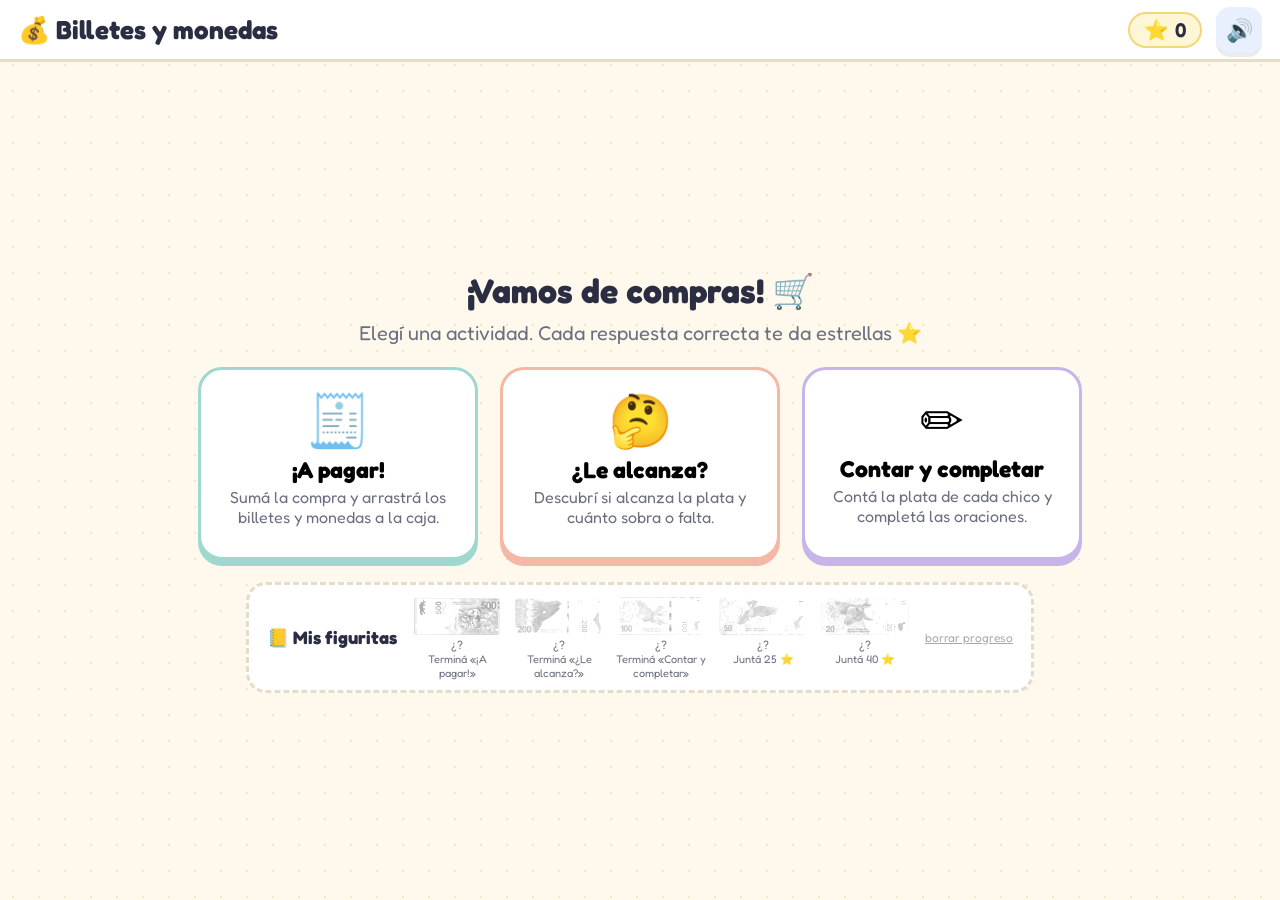
<file: billetes-monedas/index.html>
<!DOCTYPE html>
<html lang="es">
<head>
<meta charset="UTF-8">
<meta name="viewport" content="width=device-width, initial-scale=1.0">
<title>Billetes y monedas</title>
<link rel="preconnect" href="https://fonts.googleapis.com">
<link rel="preconnect" href="https://fonts.gstatic.com" crossorigin>
<link href="https://fonts.googleapis.com/css2?family=Fredoka:wght@400;500;600;700&display=swap" rel="stylesheet">
<link rel="stylesheet" href="estilos.css">

</head>
<body>

<header>
  <h1>💰 Billetes y monedas <span class="sub" id="subtitulo"></span></h1>
  <div class="chip" id="chipEstrellas">⭐ <span id="totalEstrellas">0</span></div>
  <button class="btn-ico" id="btnSonido" title="Sonido">🔊</button>
  <button class="btn-ico oculto" id="btnInicio" title="Volver al inicio">🏠</button>
</header>

<!-- ===== INICIO ===== -->
<section id="inicio">
  <h2>¡Vamos de compras! 🛒</h2>
  <p class="lead">Elegí una actividad. Cada respuesta correcta te da estrellas ⭐</p>
  <div class="menu">
    <button class="tarjeta t1" data-act="1">
      <div class="emo">🧾</div><h3>¡A pagar!</h3>
      <p>Sumá la compra y arrastrá los billetes y monedas a la caja.</p>
      <div class="estrellas-act" id="ea1"></div>
    </button>
    <button class="tarjeta t2" data-act="2">
      <div class="emo">🤔</div><h3>¿Le alcanza?</h3>
      <p>Descubrí si alcanza la plata y cuánto sobra o falta.</p>
      <div class="estrellas-act" id="ea2"></div>
    </button>
    <button class="tarjeta t3" data-act="3">
      <div class="emo">✏️</div><h3>Contar y completar</h3>
      <p>Contá la plata de cada chico y completá las oraciones.</p>
      <div class="estrellas-act" id="ea3"></div>
    </button>
  </div>
  <div class="album">
    <h4>📒 Mis figuritas</h4>
    <div class="figuritas" id="figuritas"></div>
    <button class="link-borrar" id="btnBorrar">borrar progreso</button>
  </div>
</section>

<!-- ===== JUEGO ===== -->
<section id="juego" class="oculto">
  <div class="barra-progreso" id="progreso"></div>
  <div class="consigna" id="consigna"></div>
  <div class="escena" id="escena"></div>
  <div class="banco oculto" id="banco"></div>
</section>

<div id="capaModal"></div>
<div id="capaEsquema"></div>

<script src="juego.js"></script>
</body>
</html>
</file>
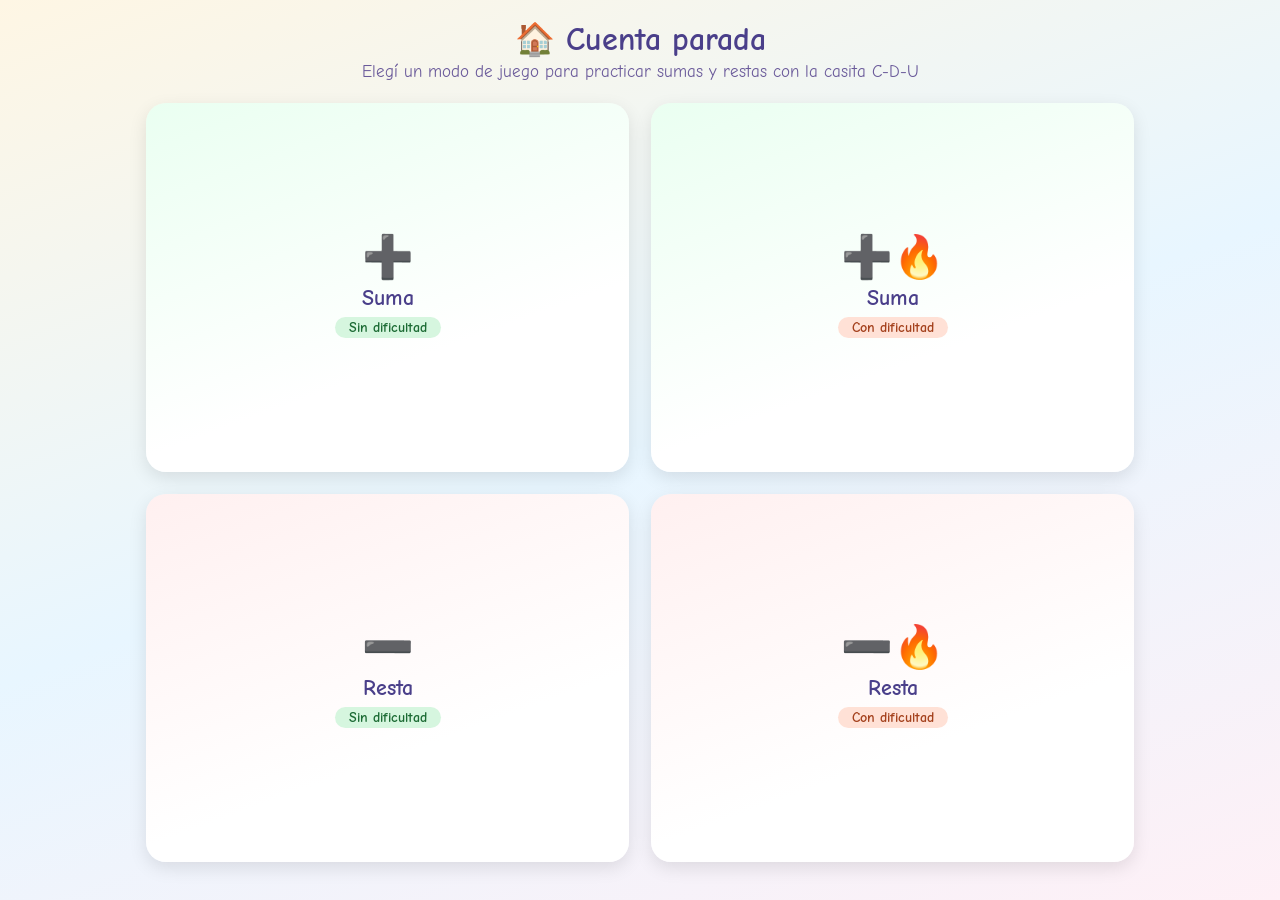
<file: cuentaparada/index.html>
<!DOCTYPE html>
<html lang="es">
<head>
<meta charset="UTF-8">
<meta name="viewport" content="width=device-width, initial-scale=1.0">
<title>Cuenta parada - 2° grado</title>
<link rel="preconnect" href="https://fonts.googleapis.com">
<link href="https://fonts.googleapis.com/css2?family=Comic+Neue:wght@400;700&display=swap" rel="stylesheet">
<link rel="stylesheet" href="style.css">
</head>
<body>

<div class="app">

  <!-- ================= MENÚ PRINCIPAL ================= -->
  <section id="pantalla-menu" class="pantalla">
    <header class="cabecera-menu">
      <h1>🏠 Cuenta parada</h1>
      <p class="subtitulo">Elegí un modo de juego para practicar sumas y restas con la casita C-D-U</p>
    </header>

    <div class="tarjetas-modos">
      <button class="tarjeta-modo" id="modo-suma-facil" data-modo="suma-facil">
        <span class="tarjeta-emoji">➕</span>
        <span class="tarjeta-titulo">Suma</span>
        <span class="tarjeta-nivel nivel-facil">Sin dificultad</span>
      </button>

      <button class="tarjeta-modo" id="modo-suma-dificil" data-modo="suma-dificil">
        <span class="tarjeta-emoji">➕🔥</span>
        <span class="tarjeta-titulo">Suma</span>
        <span class="tarjeta-nivel nivel-dificil">Con dificultad</span>
      </button>

      <button class="tarjeta-modo" id="modo-resta-facil" data-modo="resta-facil">
        <span class="tarjeta-emoji">➖</span>
        <span class="tarjeta-titulo">Resta</span>
        <span class="tarjeta-nivel nivel-facil">Sin dificultad</span>
      </button>

      <button class="tarjeta-modo" id="modo-resta-dificil" data-modo="resta-dificil">
        <span class="tarjeta-emoji">➖🔥</span>
        <span class="tarjeta-titulo">Resta</span>
        <span class="tarjeta-nivel nivel-dificil">Con dificultad</span>
      </button>
    </div>
  </section>

  <!-- ================= PANTALLA DE JUEGO ================= -->
  <section id="pantalla-juego" class="pantalla oculto">
    <header class="cabecera">
      <button id="btn-volver-menu" class="btn-volver" title="Volver al menú">⬅️ Menú</button>
      <h1 id="titulo-modo">🔢 Cuenta parada</h1>

      <div class="progreso-caja">
        <div class="progreso-info">
          <span id="contador">Ejercicio 1 de 20</span>
          <span id="estrellas">⭐ 0</span>
        </div>
        <div class="barra-progreso">
          <div class="barra-relleno" id="barra-relleno"></div>
        </div>
      </div>
    </header>

    <main id="juego">
      <section class="enunciado">
        <div class="emoji-personaje" id="emoji-personaje">🤔</div>
        <p id="texto-problema">Recordá: siempre calculamos desde atrás hacia adelante. ¡Primero las unidades!</p>
      </section>

      <section class="casita-seccion">
        <div class="casita-wrapper">
          <div class="casita" id="casita">

            <div class="fila fila-llevadas" id="fila-llevadas">
              <span class="celda col-op"></span>
              <span class="celda llevada" id="celda-llevada-c"><input type="text" inputmode="numeric" maxlength="1" id="llevada-c" tabindex="-1" aria-label="ayuda centenas"></span>
              <span class="celda llevada" id="celda-llevada-d"><input type="text" inputmode="numeric" maxlength="1" id="llevada-d" tabindex="-1" aria-label="ayuda decenas"></span>
              <span class="celda llevada" id="celda-llevada-u"><input type="text" inputmode="numeric" maxlength="1" id="llevada-u" tabindex="-1" aria-label="uno prestado"></span>
            </div>

            <div class="fila encabezado-cdu">
              <span class="celda col-op"></span>
              <span class="celda">C</span>
              <span class="celda">D</span>
              <span class="celda">U</span>
            </div>

            <div class="fila fila-a" id="fila-a">
              <span class="celda col-op"></span>
              <span class="celda digito" id="a-c"></span>
              <span class="celda digito" id="a-d"></span>
              <span class="celda digito" id="a-u"></span>
            </div>

            <div class="fila fila-b">
              <span class="celda col-op operador" id="operador-signo">+</span>
              <span class="celda digito" id="b-c"></span>
              <span class="celda digito" id="b-d"></span>
              <span class="celda digito" id="b-u"></span>
            </div>

            <div class="linea-cuenta"></div>

            <div class="fila fila-resultado">
              <span class="celda col-op"></span>
              <span class="celda celda-resultado">
                <input type="text" inputmode="numeric" maxlength="1" id="input-c" disabled>
              </span>
              <span class="celda celda-resultado">
                <input type="text" inputmode="numeric" maxlength="1" id="input-d" disabled>
              </span>
              <span class="celda celda-resultado">
                <input type="text" inputmode="numeric" maxlength="1" id="input-u">
              </span>
            </div>
          </div>
        </div>
      </section>

      <p id="feedback" class="feedback"></p>
    </main>

    <div id="pantalla-final" class="pantalla-final oculto">
      <div class="contenido-final">
        <div class="trofeo">🏆</div>
        <h2>¡Felicitaciones!</h2>
        <p id="resumen-modo"></p>
        <p class="resumen-estrellas" id="resumen-estrellas">⭐ 0 de 20</p>
        <div class="botones-final">
          <button id="btn-jugar-de-nuevo">Jugar de nuevo 🔄</button>
          <button id="btn-ir-menu">Elegir otro modo 🏠</button>
        </div>
      </div>
    </div>
  </section>

</div>

<div id="confetti-container" aria-hidden="true"></div>

<script src="script.js"></script>
</body>
</html>
</file>
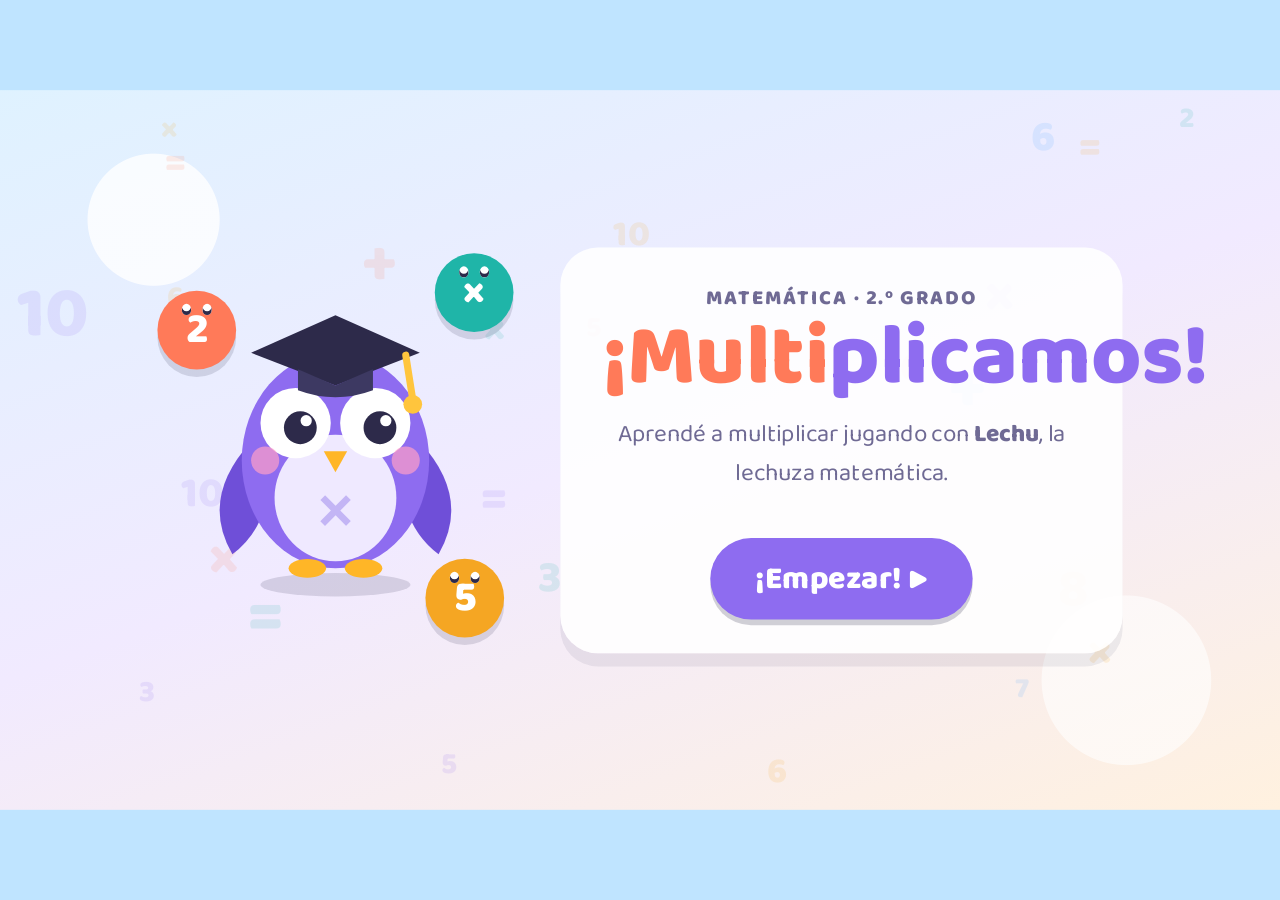
<file: multiplicacion/index.html>
<!DOCTYPE html>
<html lang="es">
<head>
  <meta charset="UTF-8">
  <meta name="viewport" content="width=device-width, initial-scale=1.0">
  <title>¡Multiplicamos! · 2.º grado</title>
  <!--
    DEPENDENCIAS EXTERNAS (opcionales):
    • Google Fonts «Baloo 2». Si no hay internet, se usa una fuente del sistema.
    • Los dibujos son emojis del sistema y SVG dibujados en el propio código:
      no se necesitan imágenes ni otros archivos.
  -->
  <link rel="preconnect" href="https://fonts.googleapis.com">
  <link rel="preconnect" href="https://fonts.gstatic.com" crossorigin>
  <link href="https://fonts.googleapis.com/css2?family=Baloo+2:wght@500;600;700;800&display=swap" rel="stylesheet">
  <link rel="stylesheet" href="styles.css">
</head>
<body>
<div id="viewport">
  <!-- Escenario de 1366 × 768 que se escala para entrar en cualquier pantalla -->
  <div id="stage">

    <!-- Fondo ilustrado con símbolos matemáticos (lo completa app.js) -->
    <div class="bg-math" aria-hidden="true"></div>

    <!-- ============ PORTADA ============ -->
    <section id="scr-home" class="screen">
      <div class="home">
        <div class="home-chars">
          <div id="home-owl" class="home-owl"></div>
          <span class="buddy b1">2</span>
          <span class="buddy b2">×</span>
          <span class="buddy b3">5</span>
        </div>
        <div class="home-card">
          <div class="home-kicker">Matemática · 2.º grado</div>
          <h1 class="home-title"><span>¡Multi</span><span>plicamos!</span></h1>
          <p class="home-sub">Aprendé a multiplicar jugando con <b>Lechu</b>, la lechuza matemática.</p>
          <div id="home-stats" class="home-stats"></div>
          <button id="btn-start" class="btn big">¡Empezar! ▶</button>
        </div>
      </div>
    </section>

    <!-- ============ MAPA DE AVENTURAS ============ -->
    <section id="scr-map" class="screen">
      <div class="map-top">
        <div class="map-title">🗺️ Mapa de aventuras</div>
        <div class="spacer"></div>
        <div class="chip" title="Estrellas">⭐ <span id="st-stars">0</span></div>
        <div class="chip" title="Medallas">🏅 <span id="st-medals">0</span></div>
        <div class="chip" title="Actividades completadas">✅ <span id="st-acts">0 de 12</span> actividades</div>
        <button id="btn-home" class="icon-btn" title="Portada">🏠</button>
        <button id="btn-reset" class="icon-btn" title="Reiniciar progreso">🔄</button>
      </div>
      <div class="progress">
        <span>Mi progreso</span>
        <div class="pbar"><i id="progress-fill"></i></div>
        <span id="progress-label">0%</span>
      </div>
      <svg id="map-svg" viewBox="0 0 1366 768" aria-hidden="true">
        <path id="map-path-bg" d=""/>
        <path id="map-path" d=""/>
      </svg>
      <div id="stations"></div>
      <div class="badges-panel">
        <div class="bp-title">Mis insignias</div>
        <div id="badges" class="badges"></div>
      </div>
      <div class="mascot-slot"></div>
    </section>

    <!-- ============ MÓDULO (3 niveles) ============ -->
    <section id="scr-module" class="screen">
      <div class="mod-top">
        <button id="btn-mod-back" class="btn ghost small">◀ Mapa</button>
        <h2 id="mod-title" class="mod-title"></h2>
        <div class="spacer"></div>
        <button id="btn-lesson" class="btn small">📖 Aprendemos</button>
      </div>
      <div id="levels" class="levels"></div>
      <div class="mascot-slot"></div>
    </section>

    <!-- ============ ACTIVIDAD ============ -->
    <section id="scr-act" class="screen">
      <div class="act-header">
        <button id="btn-act-back" class="btn ghost small">◀ Salir</button>
        <div id="act-title" class="act-title"></div>
        <div id="act-dots" class="dots"></div>
        <div class="spacer"></div>
        <button id="btn-pita" class="btn small pita-btn" title="Ver la tabla pitagórica">🧮 Tabla pitagórica</button>
        <div class="chip star-chip">⭐ <span id="act-stars">0</span></div>
      </div>
      <div class="act-body">
        <div class="act-left">
          <div id="act-prompt" class="prompt"></div>
          <div id="act-visual" class="visual"></div>
          <div class="mascot-slot"></div>
        </div>
        <div class="act-right">
          <div id="act-questions" class="qcard"></div>
          <div id="keypad" class="keypad">
            <button class="key" data-k="1">1</button><button class="key" data-k="2">2</button>
            <button class="key" data-k="3">3</button><button class="key" data-k="4">4</button>
            <button class="key" data-k="5">5</button><button class="key" data-k="6">6</button>
            <button class="key" data-k="7">7</button><button class="key" data-k="8">8</button>
            <button class="key" data-k="9">9</button><button class="key" data-k="0">0</button>
            <button class="key wide del" data-k="del">⌫ Borrar</button>
          </div>
          <button id="btn-check" class="btn check">Comprobar ✔</button>
        </div>
      </div>
    </section>

    <!-- ============ DIPLOMA ============ -->
    <section id="scr-diploma" class="screen">
      <div class="dip-actions">
        <button id="btn-dip-back" class="btn ghost small">◀ Mapa</button>
        <button id="btn-print" class="btn small">🖨️ Imprimir diploma</button>
      </div>
      <div class="diploma">
        <div class="dip-inner">
          <span class="corner c1">⭐</span><span class="corner c2">✖️</span>
          <span class="corner c3">➕</span><span class="corner c4">⭐</span>
          <div class="dip-medal">🎓</div>
          <div class="dip-kicker">DIPLOMA</div>
          <h1 class="dip-title">EXPERTO MATEMÁTICO</h1>
          <p class="dip-text">Se otorga a</p>
          <input id="dip-name" class="dip-name" maxlength="40" placeholder="Escribí tu nombre" autocomplete="off">
          <p class="dip-text">por completar con éxito todos los módulos de <b>multiplicación</b>.</p>
          <div id="dip-badges" class="dip-badges"></div>
          <div class="dip-foot">
            <span>⭐ <b id="dip-stars">0</b> estrellas</span>
            <span>2.º grado</span>
            <span id="dip-date"></span>
          </div>
        </div>
      </div>
      <div class="mascot-slot"></div>
    </section>

    <!-- Personaje que acompaña al alumno (se mueve a la pantalla activa) -->
    <div id="mascot" class="mascot">
      <svg class="owl" viewBox="0 0 120 135" aria-hidden="true">
        <ellipse cx="60" cy="129" rx="32" ry="5" fill="rgba(45,42,74,.15)"/>
        <g class="owl-body">
          <path class="wing wing-l" d="M24 68 Q2 92 16 116 Q32 104 32 80Z" fill="#6f4fd8"/>
          <path class="wing wing-r" d="M96 68 Q118 92 104 116 Q88 104 88 80Z" fill="#6f4fd8"/>
          <ellipse cx="60" cy="76" rx="40" ry="46" fill="#8e6cf0"/>
          <ellipse cx="60" cy="92" rx="26" ry="27" fill="#efe9ff"/>
          <text x="60" y="106" text-anchor="middle" font-size="26" font-weight="800" fill="#c3b5f5" font-family="Arial">×</text>
          <circle cx="43" cy="60" r="15" fill="#fff"/>
          <circle cx="77" cy="60" r="15" fill="#fff"/>
          <circle cx="45" cy="62" r="7" fill="#2d2a4a"/>
          <circle cx="79" cy="62" r="7" fill="#2d2a4a"/>
          <circle cx="47.5" cy="59" r="2.4" fill="#fff"/>
          <circle cx="81.5" cy="59" r="2.4" fill="#fff"/>
          <ellipse class="lid" cx="43" cy="60" rx="16" ry="16" fill="#8e6cf0"/>
          <ellipse class="lid" cx="77" cy="60" rx="16" ry="16" fill="#8e6cf0"/>
          <path d="M55 72 L65 72 L60 81Z" fill="#ffb627"/>
          <circle cx="30" cy="76" r="6" fill="#ff9ec7" opacity=".7"/>
          <circle cx="90" cy="76" r="6" fill="#ff9ec7" opacity=".7"/>
          <ellipse cx="48" cy="122" rx="8" ry="4" fill="#ffb627"/>
          <ellipse cx="72" cy="122" rx="8" ry="4" fill="#ffb627"/>
          <g class="cap">
            <path d="M24 30 L60 14 L96 30 L60 44Z" fill="#2d2a4a"/>
            <path d="M44 37 L44 46 Q60 52 76 46 L76 37 L60 44Z" fill="#3d3962"/>
            <path d="M90 31 L93 50" stroke="#ffc53d" stroke-width="3" stroke-linecap="round"/>
            <circle cx="93" cy="52" r="4" fill="#ffc53d"/>
          </g>
        </g>
      </svg>
      <div id="bubble" class="bubble">¡Hola!</div>
    </div>

    <!-- Ventana emergente (lecciones, celebraciones, confirmaciones) -->
    <div id="modal" class="modal">
      <div class="modal-card">
        <h2 id="modal-title"></h2>
        <div id="modal-body"></div>
        <div id="modal-btns" class="modal-btns"></div>
      </div>
    </div>

    <!-- Capa de efectos (confeti, estrellas) -->
    <div id="fx"></div>
  </div>
</div>
<script src="app.js"></script>
</body>
</html>
</file>
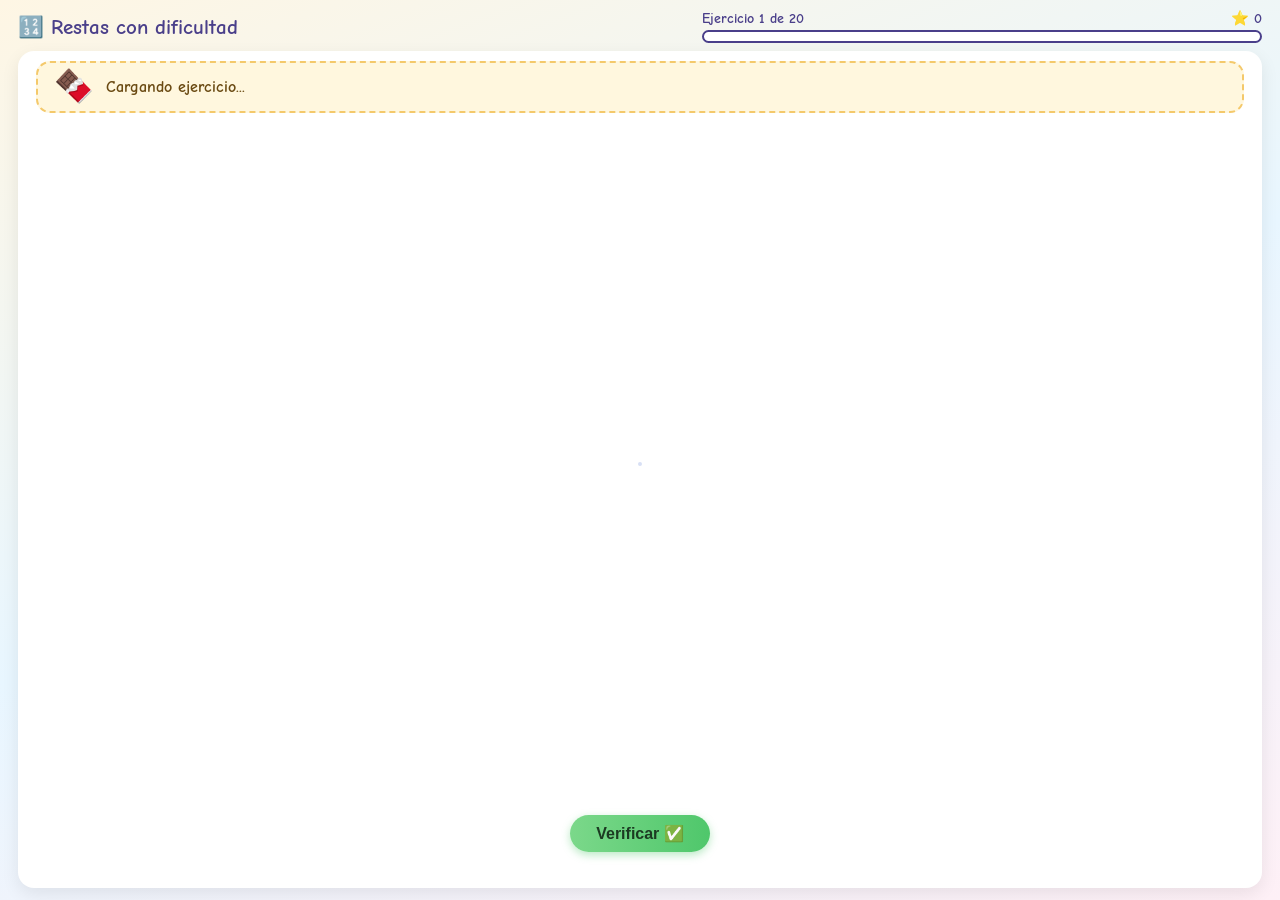
<file: resta-con-dificultad/index.html>
<!DOCTYPE html>
<html lang="es">
<head>
<meta charset="UTF-8">
<meta name="viewport" content="width=device-width, initial-scale=1.0">
<title>Restas con dificultad - 2° grado</title>
<link rel="preconnect" href="https://fonts.googleapis.com">
<link href="https://fonts.googleapis.com/css2?family=Comic+Neue:wght@400;700&display=swap" rel="stylesheet">
<link rel="stylesheet" href="style.css">
</head>
<body>

<div class="app">

  <header class="cabecera">
    <h1>🔢 Restas con dificultad</h1>
    <p class="subtitulo">Restamos números de dos cifras "pidiendo prestado"</p>

    <div class="progreso-caja">
      <div class="progreso-info">
        <span id="contador">Ejercicio 1 de 20</span>
        <span id="estrellas">⭐ 0</span>
      </div>
      <div class="barra-progreso">
        <div class="barra-relleno" id="barra-relleno"></div>
      </div>
    </div>
  </header>

  <main id="juego">

    <section class="enunciado">
      <div class="emoji-personaje" id="emoji-personaje">🍫</div>
      <p id="texto-problema">Cargando ejercicio...</p>
    </section>

    <section class="esquema-seccion">
      <div class="diagrama-wrapper">
        <div class="diagrama" id="diagrama">
          <!-- Los casilleros y flechas se generan con JavaScript -->
        </div>
      </div>
    </section>

    <section class="respuesta-seccion">
      <button id="btn-verificar">Verificar ✅</button>
    </section>

    <p id="feedback" class="feedback"></p>

  </main>

  <div id="pantalla-final" class="pantalla-final oculto">
    <div class="contenido-final">
      <div class="trofeo">🏆</div>
      <h2>¡Felicitaciones!</h2>
      <p>Resolviste las 20 restas con dificultad.</p>
      <p class="resumen-estrellas" id="resumen-estrellas">⭐ 0 de 20</p>
      <button id="btn-reiniciar">Jugar de nuevo 🔄</button>
    </div>
  </div>

</div>

<div id="confetti-container" aria-hidden="true"></div>

<script src="script.js"></script>
</body>
</html>
</file>
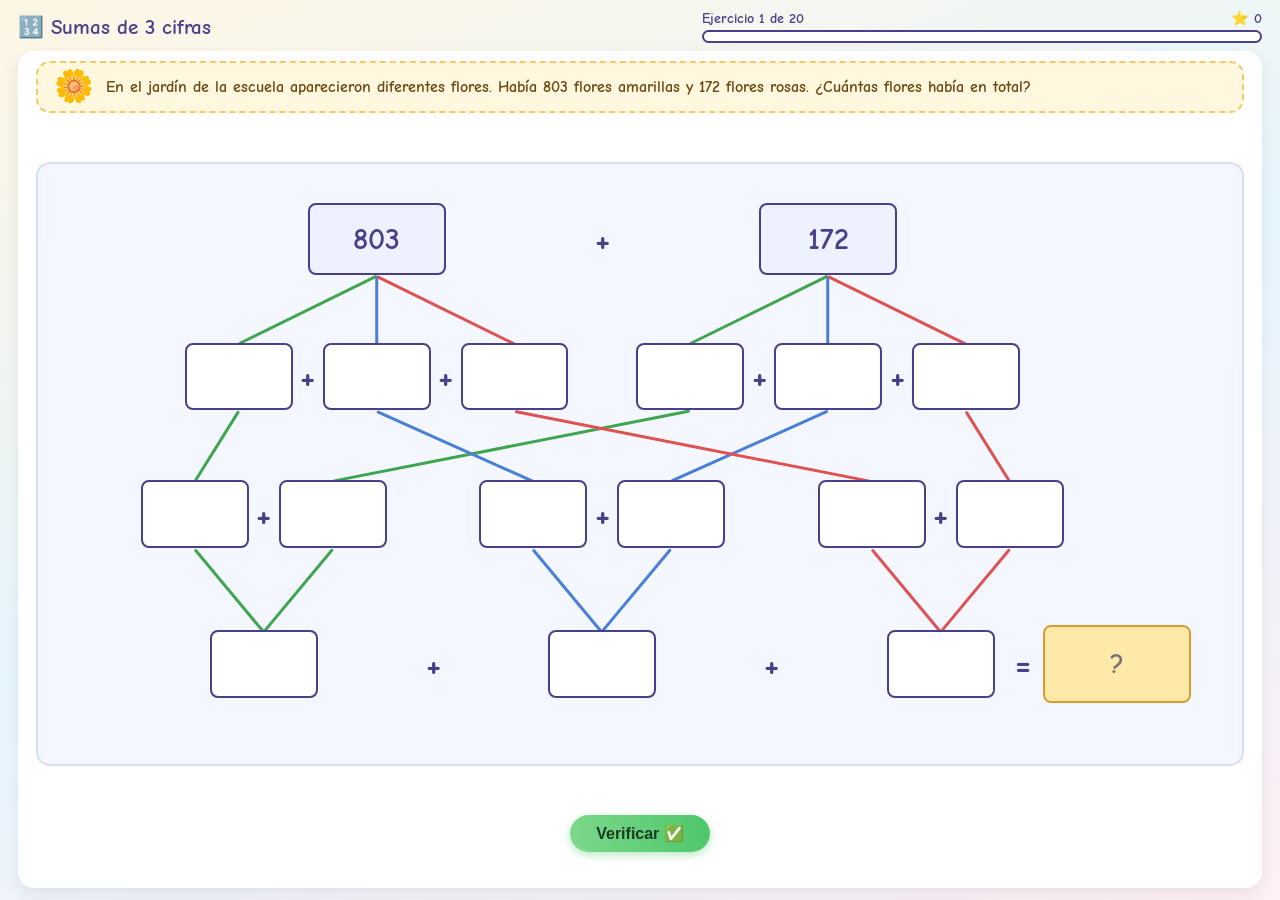
<file: suma-3-cifras/index.html>
<!DOCTYPE html>
<html lang="es">
<head>
<meta charset="UTF-8">
<meta name="viewport" content="width=device-width, initial-scale=1.0">
<title>Sumas de 3 cifras - 2° grado</title>
<link rel="preconnect" href="https://fonts.googleapis.com">
<link href="https://fonts.googleapis.com/css2?family=Comic+Neue:wght@400;700&display=swap" rel="stylesheet">
<link rel="stylesheet" href="style.css">
</head>
<body>

<div class="app">

  <header class="cabecera">
    <h1>🔢 Sumas de 3 cifras</h1>
    <p class="subtitulo">Sumamos números de tres cifras por centenas, decenas y unidades</p>

    <div class="progreso-caja">
      <div class="progreso-info">
        <span id="contador">Ejercicio 1 de 20</span>
        <span id="estrellas">⭐ 0</span>
      </div>
      <div class="barra-progreso">
        <div class="barra-relleno" id="barra-relleno"></div>
      </div>
    </div>
  </header>

  <main id="juego">

    <section class="enunciado">
      <div class="emoji-personaje" id="emoji-personaje">🍫</div>
      <p id="texto-problema">Cargando ejercicio...</p>
    </section>

    <section class="esquema-seccion">
      <div class="diagrama-wrapper">
        <div class="diagrama" id="diagrama">
          <!-- Los casilleros y flechas se generan con JavaScript -->
        </div>
      </div>
    </section>

    <section class="respuesta-seccion">
      <button id="btn-verificar">Verificar ✅</button>
    </section>

    <p id="feedback" class="feedback"></p>

  </main>

  <div id="pantalla-final" class="pantalla-final oculto">
    <div class="contenido-final">
      <div class="trofeo">🏆</div>
      <h2>¡Felicitaciones!</h2>
      <p>Resolviste las 20 sumas de tres cifras.</p>
      <p class="resumen-estrellas" id="resumen-estrellas">⭐ 0 de 20</p>
      <button id="btn-reiniciar">Jugar de nuevo 🔄</button>
    </div>
  </div>

</div>

<div id="confetti-container" aria-hidden="true"></div>

<script src="script.js"></script>
</body>
</html>
</file>
<file: billetes-monedas/estilos.css>
:root{
  --bg:#fff8ec; --card:#ffffff; --ink:#2b2d42; --muted:#6b6f80;
  --verde:#2a9d8f; --verde2:#e3f6f3; --rojo:#e76f51; --rojo2:#fdeae4;
  --amarillo:#f4b400; --azul:#3a86ff; --azul2:#e8f0ff; --lila:#8e6ccf;
  --borde:#e6dcc8; --sombra:0 4px 0 rgba(0,0,0,.08);
  --bill-w:118px; --bill-h:52px; --coin:54px;
}
*{box-sizing:border-box;margin:0;padding:0}
html,body{height:100%}
body{font-family:'Fredoka',system-ui,sans-serif;color:var(--ink);background:var(--bg);
  background-image:radial-gradient(#f1e4c8 1.5px,transparent 1.5px);background-size:26px 26px;
  overflow:hidden;user-select:none;-webkit-user-select:none}
button{font-family:inherit;cursor:pointer;border:none}
.oculto{display:none!important}

/* ===== Barra superior ===== */
header{height:62px;display:flex;align-items:center;gap:14px;padding:0 18px;background:#fff;
  border-bottom:3px solid var(--borde)}
header h1{font-size:26px;font-weight:700;flex:1;display:flex;align-items:center;gap:10px}
header h1 span.sub{font-size:17px;font-weight:500;color:var(--muted)}
.chip{background:#fff6d6;border:2px solid #f3d77a;border-radius:30px;padding:4px 14px;font-size:20px;font-weight:600;display:flex;align-items:center;gap:6px}
.chip.pop{animation:pop .5s}
.btn-ico{background:var(--azul2);color:var(--azul);font-size:22px;width:46px;height:46px;border-radius:14px;box-shadow:var(--sombra)}
.btn-ico:active{transform:translateY(2px)}

/* ===== Inicio ===== */
#inicio{height:calc(100% - 62px);display:flex;flex-direction:column;align-items:center;justify-content:center;gap:22px;padding:16px}
#inicio h2{font-size:34px;text-align:center}
#inicio p.lead{font-size:20px;color:var(--muted);margin-top:-12px}
.menu{display:flex;gap:22px;flex-wrap:wrap;justify-content:center}
.tarjeta{width:280px;background:#fff;border:3px solid var(--borde);border-radius:24px;padding:18px 16px;text-align:center;
  box-shadow:0 6px 0 var(--borde);transition:transform .15s}
.tarjeta:hover{transform:translateY(-4px)}
.tarjeta:active{transform:translateY(2px)}
.tarjeta .emo{font-size:52px}
.tarjeta h3{font-size:23px;margin:4px 0}
.tarjeta p{font-size:16px;color:var(--muted);min-height:44px}
.tarjeta .estrellas-act{margin-top:8px;font-size:15px;color:#b07d00;font-weight:600}
.t1{border-color:#9fd8cf;box-shadow:0 6px 0 #9fd8cf}
.t2{border-color:#f5b8a6;box-shadow:0 6px 0 #f5b8a6}
.t3{border-color:#c7b5ea;box-shadow:0 6px 0 #c7b5ea}

.album{background:#fff;border:3px dashed var(--borde);border-radius:20px;padding:10px 18px;display:flex;align-items:center;gap:14px}
.album h4{font-size:18px}
.figuritas{display:flex;gap:10px}
.fig{width:92px;text-align:center;font-size:12px;color:var(--muted)}
.fig .img{width:92px;height:42px;border-radius:6px;background-size:cover;background-position:center;border:2px solid #ddd;filter:grayscale(1) brightness(1.4) opacity(.45)}
.fig.ok .img{filter:none;border-color:var(--amarillo);box-shadow:0 0 0 2px #fff3c4}
.fig.ok{color:var(--ink);font-weight:600}
.fig small{display:block;font-size:11px;font-weight:400;color:var(--muted)}
.link-borrar{background:none;color:#aaa;font-size:12px;text-decoration:underline}

/* ===== Juego ===== */
#juego{height:calc(100% - 62px);display:flex;flex-direction:column}
.barra-progreso{display:flex;align-items:center;gap:8px;padding:8px 18px 0}
.punto{width:30px;height:30px;border-radius:50%;background:#efe6d3;display:flex;align-items:center;justify-content:center;font-size:15px;font-weight:600;color:#a99b7d}
.punto.actual{background:var(--azul);color:#fff;transform:scale(1.12)}
.punto.hecho{background:var(--amarillo);color:#fff}
.consigna{font-size:20px;font-weight:500;padding:4px 18px 6px}
.consigna b{color:var(--lila)}
.escena{flex:1;display:flex;gap:16px;padding:6px 18px 10px;min-height:0}
.panel{background:#fff;border:3px solid var(--borde);border-radius:22px;padding:14px;display:flex;flex-direction:column;gap:10px;min-height:0}
.panel.izq{flex:1.05}
.panel.der{flex:1}
.panel h3{font-size:20px;display:flex;align-items:center;gap:8px}

/* productos */
.productos{display:flex;gap:14px;justify-content:center;align-items:stretch;flex-wrap:wrap}
.producto{background:#fffaf0;border:2px solid #f0e2c2;border-radius:18px;padding:8px 14px;text-align:center;min-width:130px}
.producto .e{font-size:54px;line-height:1.1}
.producto .n{font-size:18px}
.precio{display:inline-block;background:var(--amarillo);color:#fff;font-weight:700;font-size:22px;border-radius:10px;padding:0 10px;margin-top:4px;
  clip-path:polygon(10px 0,100% 0,100% 100%,10px 100%,0 50%)}
.precio{padding-left:16px}
.mas{align-self:center;font-size:34px;font-weight:700;color:var(--muted)}

.pregunta{font-size:20px;display:flex;align-items:center;gap:8px;flex-wrap:wrap}
.campo{display:inline-flex;align-items:center;gap:4px;font-size:24px;font-weight:600}
.campo input{width:110px;font-family:inherit;font-size:24px;font-weight:600;text-align:center;padding:3px 6px;border:3px solid #cfc4ad;border-radius:12px;background:#fffdf6;color:var(--ink);outline:none}
.campo input:focus{border-color:var(--azul)}
.campo input.bien{border-color:var(--verde);background:var(--verde2)}
.campo input.mal{border-color:var(--rojo);background:var(--rojo2);animation:temblar .4s}

/* zona de arrastre */
.zona{flex:1;min-height:120px;border:4px dashed #b9c9e8;border-radius:20px;background:var(--azul2);position:relative;padding:10px;
  display:flex;flex-wrap:wrap;align-content:flex-start;gap:10px;transition:background .15s,border-color .15s;overflow:auto}
.zona.encima{background:#d5e4ff;border-color:var(--azul)}
.zona.bien{border-color:var(--verde);background:var(--verde2)}
.zona.mal{border-color:var(--rojo);background:var(--rojo2);animation:temblar .4s}
.zona .vacio{position:absolute;inset:0;display:flex;flex-direction:column;align-items:center;justify-content:center;color:#7d93bf;font-size:19px;pointer-events:none;text-align:center;padding:10px}
.zona .vacio .e{font-size:40px}
.grp{position:relative;cursor:pointer;animation:entrar .25s}
.grp .badge{position:absolute;top:-8px;right:-8px;background:var(--rojo);color:#fff;font-weight:700;font-size:15px;border-radius:14px;min-width:28px;height:28px;display:flex;align-items:center;justify-content:center;padding:0 6px;border:2px solid #fff}
.grp .pila{position:absolute;inset:0;transform:translate(5px,5px);z-index:-1;opacity:.6}
.acciones-zona{display:flex;gap:10px;align-items:center;flex-wrap:wrap}
.btn{font-size:19px;font-weight:600;padding:9px 18px;border-radius:14px;box-shadow:var(--sombra)}
.btn:active{transform:translateY(2px)}
.btn-verde{background:var(--verde);color:#fff;font-size:22px;padding:10px 26px}
.btn-gris{background:#efe9dc;color:#6d6452}
.btn-azul{background:var(--azul);color:#fff}
.btn-si{background:var(--verde);color:#fff;font-size:24px;padding:8px 30px}
.btn-no{background:var(--rojo);color:#fff;font-size:24px;padding:8px 30px}
.btn[disabled]{opacity:.45;pointer-events:none}
.ver-suma{font-size:18px;color:var(--azul);font-weight:600}

/* dinero */
.dinero{flex:0 0 auto;touch-action:none}
.billete{width:var(--bill-w);height:var(--bill-h);border-radius:6px;background-size:cover;background-position:center;box-shadow:0 2px 4px rgba(0,0,0,.25);border:1px solid rgba(0,0,0,.15)}
.moneda{width:var(--coin);height:var(--coin);border-radius:50%;background-size:cover;background-position:center;box-shadow:0 2px 4px rgba(0,0,0,.3)}
.moneda.uno{background:radial-gradient(circle at 35% 30%,#fff2b8 0%,#e8c25a 35%,#c9952c 75%,#a8771a 100%);
  border:3px solid #d7d7d7;display:flex;flex-direction:column;align-items:center;justify-content:center;color:#7a5410;line-height:.9}
.moneda.uno b{font-size:24px;font-weight:700}
.moneda.uno i{font-style:normal;font-size:9px;font-weight:600;letter-spacing:.5px}
.chica{--bill-w:98px;--bill-h:43px;--coin:46px}
.chica .moneda.uno b,.moneda.uno.chica b{font-size:20px}

/* banco de dinero */
.banco{background:#fff;border-top:3px solid var(--borde);padding:8px 14px 10px;display:flex;align-items:center;gap:12px;justify-content:center;flex-wrap:wrap}
.banco .titulo{font-size:15px;color:var(--muted);width:100%;text-align:center;margin-bottom:-2px}
.banco .item{cursor:grab;transition:transform .12s;touch-action:none}
.banco .item:hover{transform:translateY(-4px) rotate(-2deg)}
.fantasma{position:fixed;pointer-events:none;z-index:999;transform:translate(-50%,-50%) rotate(-4deg) scale(1.08);filter:drop-shadow(0 8px 10px rgba(0,0,0,.3))}

/* billetera (actividad 3 y 2) */
.persona{display:flex;align-items:center;gap:14px}
.cara{font-size:64px;line-height:1;background:#fff3d6;border-radius:50%;width:86px;height:86px;display:flex;align-items:center;justify-content:center;border:3px solid #f3d77a}
.nombre{font-size:24px;font-weight:700;color:var(--lila)}
.billetera{display:flex;flex-wrap:wrap;gap:8px;align-content:flex-start;background:#f7f2e7;border-radius:16px;padding:10px;border:2px solid #ece0c6}
.texto-tiene{font-size:22px}
.texto-tiene b{font-size:26px;color:var(--verde)}

/* ticket */
.ticket{background:#fff;border:2px solid #333;border-radius:4px;padding:10px 16px 12px;font-family:'Courier New',monospace;font-size:24px;position:relative;width:220px;align-self:center;
  box-shadow:4px 4px 0 rgba(0,0,0,.1)}
.ticket .lin{display:flex;justify-content:space-between;align-items:center}
.ticket .tit{font-family:'Fredoka';font-size:15px;text-align:center;color:var(--muted);margin-bottom:4px}
.ticket .suma{text-align:right;line-height:1.25}
.ticket .raya{border-top:3px solid #333;margin:4px 0}
.frases{display:flex;flex-direction:column;gap:12px}
.frase{font-size:19px;display:flex;align-items:center;justify-content:space-between;gap:10px;background:#faf6ee;border-radius:14px;padding:8px 12px}
.frase .campo input{width:100px}

/* mensajes */
.mensaje{font-size:19px;font-weight:500;padding:8px 14px;border-radius:14px;display:flex;align-items:center;gap:8px;min-height:44px}
.mensaje.bien{background:var(--verde2);color:#1d6f65}
.mensaje.mal{background:var(--rojo2);color:#a8432a}
.mensaje.info{background:#fff6d6;color:#8a6a00}
.paso{display:flex;flex-direction:column;gap:8px}
.paso.bloqueado{opacity:.35;pointer-events:none}
.num-paso{display:inline-flex;width:30px;height:30px;border-radius:50%;background:var(--lila);color:#fff;align-items:center;justify-content:center;font-size:17px;font-weight:700;flex:0 0 auto}

/* overlays */
.overlay{position:fixed;inset:0;background:rgba(43,45,66,.45);display:flex;align-items:center;justify-content:center;z-index:500}
.modal{background:#fff;border-radius:28px;padding:26px 36px;text-align:center;max-width:560px;animation:pop .45s;border:4px solid var(--amarillo)}
.modal h2{font-size:34px}
.modal .grandes{font-size:58px;letter-spacing:6px;margin:6px 0}
.modal .grandes span{display:inline-block;animation:estrella .6s both}
.modal .grandes span:nth-child(2){animation-delay:.2s}
.modal .grandes span:nth-child(3){animation-delay:.4s}
.modal .grandes span.apagada{filter:grayscale(1);opacity:.25}
.modal p{font-size:20px;color:var(--muted);margin:6px 0 16px}
.modal .premio{width:240px;height:106px;margin:8px auto;border-radius:10px;background-size:cover;background-position:center;border:4px solid var(--amarillo);animation:pop .8s}
.confeti{position:fixed;top:-20px;width:12px;height:18px;z-index:600;pointer-events:none;animation:caer linear forwards}

@keyframes pop{0%{transform:scale(.6)}60%{transform:scale(1.08)}100%{transform:scale(1)}}
@keyframes estrella{0%{transform:scale(0) rotate(-90deg)}70%{transform:scale(1.3)}100%{transform:scale(1)}}
@keyframes temblar{0%,100%{transform:translateX(0)}25%{transform:translateX(-6px)}75%{transform:translateX(6px)}}
@keyframes entrar{from{transform:scale(.5);opacity:0}to{transform:scale(1);opacity:1}}
@keyframes girar{from{transform:rotateY(180deg) scale(.5)}to{transform:rotateY(0) scale(1)}}
@keyframes caer{to{transform:translateY(110vh) rotate(720deg)}}

@media (max-height:700px){
  :root{--bill-w:100px;--bill-h:44px;--coin:46px}
  .producto .e{font-size:42px}.cara{width:70px;height:70px;font-size:50px}
  .consigna{font-size:18px}
}

/* ===== Cálculo reflexivo (esquema en árbol) ===== */
:root{--eq-c:#2e9e44;--eq-d:#2f5bd8;--eq-u:#d93a3a}
.btn-esquema{background:#f1ebfb;color:var(--lila);border:2px solid #d6c8f0;font-size:17px;padding:7px 14px}
.lugar-esq{display:flex;gap:8px;flex-wrap:wrap}
.lugar-esq:empty{display:none}
#capaEsquema .overlay{z-index:700}
.modal-esquema{max-width:1000px;width:96vw;max-height:97vh;display:flex;flex-direction:column;padding:12px 20px 14px;border-color:var(--lila);position:relative;text-align:left}
.modal-esquema h2{font-size:24px;text-align:center}
.eq-cerrar{position:absolute;top:10px;right:12px;width:40px;height:40px;border-radius:12px;background:#efe9dc;color:#6d6452;font-size:18px}
.eq-ref{display:flex;gap:14px;justify-content:center;align-items:center;font-size:15px;font-weight:600;margin:2px 0 4px;flex-wrap:wrap}
.eq-ref span{padding:1px 12px;border-radius:10px;border:3px solid}
.eq-ref .c-c{border-color:var(--eq-c);color:var(--eq-c)}
.eq-ref .c-d{border-color:var(--eq-d);color:var(--eq-d)}
.eq-ref .c-u{border-color:var(--eq-u);color:var(--eq-u)}
.eq-ref .eq-ayuda{border:none;color:var(--lila);background:#f1ebfb}
.esq-marco{flex:1;min-height:0;display:flex;justify-content:center;align-items:flex-start;overflow:auto}
.esq-diagrama{position:relative;container-type:inline-size;background:#fdfcf8;border-radius:14px}
.esq-svg{position:absolute;inset:0;width:100%;height:100%;pointer-events:none}
.esq-caja{position:absolute;font-family:inherit;font-size:2.5cqw;font-weight:600;text-align:center;border-radius:1.1cqw;border:2px solid #b9b9b9;
  background:#fff;color:var(--ink);outline:none;padding:0;box-shadow:0 2px 3px rgba(0,0,0,.08)}
.esq-caja.fija{display:flex;align-items:center;justify-content:center;background:#f4f1ea;border-color:#666;font-size:2.8cqw}
.esq-caja.total{border:3px solid var(--ink);font-size:2.9cqw;background:#fffdf0}
input.esq-caja:focus{border-color:var(--lila);box-shadow:0 0 0 4px #e0d5f5}
input.esq-caja.bien{background:var(--verde2);border-color:var(--verde);box-shadow:0 0 0 3px #bfe8e1}
input.esq-caja.mal{background:var(--rojo2);border-color:var(--rojo);box-shadow:0 0 0 4px #f4a08a;animation:temblar .4s}
.esq-op{position:absolute;display:flex;align-items:center;justify-content:center;font-size:3cqw;font-weight:700;color:#333;pointer-events:none}
.esq-etq{position:absolute;font-size:1.75cqw;font-weight:600;color:#8a6a00;background:#fff6d6;border:2px solid #f3d77a;border-radius:10px;padding:2px 6px;text-align:center;line-height:1.2}
.eq-botones{display:flex;gap:12px;justify-content:center;margin-top:8px}
.modal-esquema .mensaje{margin-top:6px}
.modal-esquema .mensaje:empty{display:none}
.eq-nota{font-size:16px;color:var(--muted);text-align:center;margin-top:6px}
</file>
<file: cuentaparada/style.css>
* {
  box-sizing: border-box;
}

html, body {
  height: 100%;
  margin: 0;
}

body {
  font-family: 'Comic Neue', 'Trebuchet MS', sans-serif;
  background: linear-gradient(160deg, #fef6e4 0%, #e8f6ff 50%, #fef0f6 100%);
  color: #3a3a3a;
  overflow: hidden; /* 16:9 sin scroll, pensado para Chromebook */
}

.app {
  height: 100vh;
  max-width: 1280px;
  margin: 0 auto;
  padding: 10px 18px 12px;
  display: flex;
  flex-direction: column;
  min-height: 0;
}

.pantalla {
  height: 100%;
  display: flex;
  flex-direction: column;
  min-height: 0;
}

.pantalla.oculto {
  display: none;
}

/* ================= MENÚ ================= */
.cabecera-menu {
  flex: 0 0 auto;
  text-align: center;
  padding: 10px 0 4px;
}

.cabecera-menu h1 {
  margin: 0 0 4px;
  font-size: 2rem;
  color: #4a3f8a;
}

.cabecera-menu .subtitulo {
  margin: 0;
  font-size: 1.05rem;
  color: #6a5a9a;
}

.tarjetas-modos {
  flex: 1 1 auto;
  min-height: 0;
  display: grid;
  grid-template-columns: repeat(2, 1fr);
  grid-template-rows: repeat(2, 1fr);
  gap: 22px;
  padding: 18px 10vw 26px;
}

.tarjeta-modo {
  display: flex;
  flex-direction: column;
  align-items: center;
  justify-content: center;
  gap: 6px;
  border: none;
  border-radius: 20px;
  background: #ffffff;
  box-shadow: 0 6px 18px rgba(0, 0, 0, 0.1);
  cursor: pointer;
  transition: transform 0.15s ease, box-shadow 0.15s ease;
  font-family: inherit;
}

.tarjeta-modo:hover {
  transform: translateY(-4px);
  box-shadow: 0 10px 26px rgba(0, 0, 0, 0.16);
}

.tarjeta-modo:active {
  transform: translateY(0);
}

#modo-suma-facil, #modo-suma-dificil {
  background: linear-gradient(160deg, #eafff1 0%, #ffffff 65%);
}

#modo-resta-facil, #modo-resta-dificil {
  background: linear-gradient(160deg, #fff0f0 0%, #ffffff 65%);
}

.tarjeta-emoji {
  font-size: 2.6rem;
  line-height: 1;
}

.tarjeta-titulo {
  font-size: 1.4rem;
  font-weight: 700;
  color: #4a3f8a;
}

.tarjeta-nivel {
  font-size: 0.85rem;
  font-weight: 700;
  padding: 3px 14px;
  border-radius: 999px;
}

.nivel-facil {
  background: #d6f6df;
  color: #1c6b34;
}

.nivel-dificil {
  background: #ffe1d6;
  color: #a4411d;
}

/* ================= PANTALLA DE JUEGO ================= */
.cabecera {
  flex: 0 0 auto;
  display: flex;
  align-items: center;
  justify-content: space-between;
  gap: 14px;
}

.btn-volver {
  flex: 0 0 auto;
  border: 2px solid #4a3f8a;
  background: #ffffff;
  color: #4a3f8a;
  font-weight: 700;
  font-family: inherit;
  font-size: 0.85rem;
  padding: 6px 12px;
  border-radius: 999px;
  cursor: pointer;
  white-space: nowrap;
}

.btn-volver:hover {
  background: #eef1ff;
}

.cabecera h1 {
  margin: 0;
  font-size: 1.25rem;
  color: #4a3f8a;
  white-space: nowrap;
  flex: 0 0 auto;
}

.progreso-caja {
  flex: 1 1 auto;
  max-width: 480px;
  margin: 0 0 0 auto;
}

.progreso-info {
  display: flex;
  justify-content: space-between;
  font-weight: 700;
  font-size: 0.85rem;
  margin-bottom: 3px;
  color: #4a3f8a;
}

.barra-progreso {
  width: 100%;
  height: 12px;
  background: #ffffff;
  border: 2px solid #4a3f8a;
  border-radius: 999px;
  overflow: hidden;
}

.barra-relleno {
  height: 100%;
  width: 0%;
  background: linear-gradient(90deg, #7bd88a, #4fc76b);
  border-radius: 999px;
  transition: width 0.5s ease;
}

/* ----- Contenido principal ----- */
#juego {
  flex: 1 1 auto;
  min-height: 0;
  background: #ffffff;
  border-radius: 16px;
  padding: 10px 18px;
  margin-top: 8px;
  box-shadow: 0 6px 18px rgba(0, 0, 0, 0.08);
  display: flex;
  flex-direction: column;
  gap: 6px;
  overflow: hidden;
}

.enunciado {
  flex: 0 0 auto;
  display: flex;
  align-items: center;
  gap: 12px;
  background: #fff7de;
  border: 2px dashed #f4c96b;
  border-radius: 14px;
  padding: 7px 16px;
}

.emoji-personaje {
  font-size: 1.8rem;
  flex-shrink: 0;
  line-height: 1;
}

#texto-problema {
  margin: 0;
  font-size: 1.05rem;
  font-weight: 700;
  color: #6a4a12;
  line-height: 1.22;
}

/* ----- Casita (cuenta parada) ----- */
.casita-seccion {
  flex: 1 1 auto;
  min-height: 0;
  display: flex;
  flex-direction: column;
}

.casita-wrapper {
  flex: 1 1 auto;
  min-height: 0;
  display: flex;
  align-items: center;
  justify-content: center;
  overflow: hidden;
}

.casita {
  position: relative;
  width: min(74vh, 520px);
  background: #fdfaf2;
  border: 3px solid #4a3f8a;
  border-radius: 16px;
  padding: 14px 18px 18px;
  display: flex;
  flex-direction: column;
}

.fila {
  display: grid;
  grid-template-columns: 0.55fr 1fr 1fr 1fr;
  align-items: center;
  text-align: center;
}

.celda {
  display: flex;
  align-items: center;
  justify-content: center;
  height: 48px;
  font-size: 1.95rem;
  font-weight: 700;
}

.encabezado-cdu .celda {
  height: 26px;
  font-size: 1.2rem;
  color: #8a7fc7;
  font-weight: 700;
  letter-spacing: 1px;
}

.fila-llevadas {
  min-height: 30px;
}

.fila-llevadas.oculto {
  visibility: hidden;
  height: 0;
  min-height: 0;
  overflow: hidden;
}

.llevada {
  height: 28px;
}

.llevada.oculto-celda {
  visibility: hidden;
}

.llevada input {
  width: 32px;
  height: 28px;
  border: 1.5px dashed #c79a3b;
  border-radius: 6px;
  background: #fff8e4;
  text-align: center;
  font-family: inherit;
  font-weight: 700;
  font-size: 1.05rem;
  color: #a4711d;
}

.digito {
  color: #333;
}

.digito.tachable {
  cursor: pointer;
  border-radius: 8px;
}

.digito.tachable:hover {
  background: #fff0f0;
}

.digito.tachado {
  position: relative;
  color: #c24a3a;
}

.digito.tachado::after {
  content: "";
  position: absolute;
  left: 8%;
  right: 8%;
  top: 50%;
  border-top: 3px solid #c24a3a;
  transform: rotate(-12deg);
}

.operador {
  color: #4a3f8a;
  font-size: 2.1rem;
}

.linea-cuenta {
  height: 4px;
  background: #4a3f8a;
  margin: 3px 0 6px;
  border-radius: 2px;
}

.celda-resultado input {
  width: 85%;
  height: 44px;
  border: 2px solid #4a3f8a;
  border-radius: 8px;
  background: #eef1ff;
  text-align: center;
  font-family: inherit;
  font-weight: 700;
  font-size: 1.7rem;
  color: #333;
}

.celda-resultado input:disabled {
  background: #f1f1f1;
  border-color: #c9c9d6;
  color: #aaa;
}

.celda-resultado input:focus {
  outline: 2px solid #7bd88a;
}

.celda-resultado input.correcto {
  background: #eaffef;
  border-color: #4fc76b;
  color: #1c6b34;
}

.celda-resultado input.error {
  border-color: #e05252;
  animation: sacudir 0.4s ease;
}

@keyframes sacudir {
  0%, 100% { transform: translateX(0); }
  25% { transform: translateX(-6px); }
  75% { transform: translateX(6px); }
}

.feedback {
  flex: 0 0 auto;
  min-height: 18px;
  font-size: 0.9rem;
  font-weight: 700;
  text-align: center;
  margin: 0;
}

.feedback.correcto { color: #2e9b4f; }
.feedback.incorrecto { color: #d1483f; }

/* ----- Pantalla final ----- */
.pantalla-final {
  position: fixed;
  inset: 0;
  background: rgba(40, 30, 70, 0.55);
  display: flex;
  align-items: center;
  justify-content: center;
  z-index: 50;
}

.pantalla-final.oculto {
  display: none;
}

.contenido-final {
  background: #fffdf6;
  border-radius: 22px;
  padding: 5vh 5vw;
  text-align: center;
  max-width: 90vw;
  max-height: 90vh;
  box-shadow: 0 12px 40px rgba(0, 0, 0, 0.3);
}

.trofeo {
  font-size: 3.2rem;
}

.contenido-final h2 {
  color: #4a3f8a;
  margin: 4px 0 8px;
  font-size: 1.6rem;
}

.contenido-final p {
  font-size: 1rem;
  margin: 4px 0;
}

.resumen-estrellas {
  font-weight: 700;
  color: #d69e2e;
  font-size: 1.25rem !important;
}

.botones-final {
  display: flex;
  gap: 12px;
  justify-content: center;
  margin-top: 14px;
}

.botones-final button {
  padding: 10px 20px;
  border: none;
  border-radius: 999px;
  font-weight: 700;
  font-size: 0.95rem;
  cursor: pointer;
  font-family: inherit;
}

#btn-jugar-de-nuevo {
  background: linear-gradient(90deg, #8a7bd8, #6a4fc7);
  color: #fff;
}

#btn-ir-menu {
  background: #eef1ff;
  color: #4a3f8a;
  border: 2px solid #4a3f8a;
}

/* ----- Confetti ----- */
#confetti-container {
  position: fixed;
  inset: 0;
  pointer-events: none;
  overflow: hidden;
  z-index: 60;
}

.confeti {
  position: absolute;
  top: -40px;
  font-size: 1.5rem;
  animation: caer linear forwards;
}

@keyframes caer {
  to {
    transform: translateY(110vh) rotate(360deg);
    opacity: 0.2;
  }
}
</file>
<file: multiplicacion/styles.css>
/* =====================================================================
   ¡MULTIPLICAMOS! · styles.css
   Diseño horizontal pensado para Chromebook (referencia 1366 × 768).
   Todo vive dentro de #stage, que app.js escala para que entre en
   cualquier pantalla sin scroll.
   ===================================================================== */

/* ---------- 1. VARIABLES Y BASE ---------- */
:root {
  --ink: #2d2a4a;
  --muted: #6f6a94;
  --ok: #22b07d;
  --bad: #ff5d73;
  --sun: #ffc53d;
  --c: #8e6cf0;              /* color del módulo activo (lo cambia app.js) */
  --soft: #f4f1ff;
  --line: #e4dff7;
  --font: 'Baloo 2', 'Trebuchet MS', 'Segoe UI', system-ui, sans-serif;
}

* { box-sizing: border-box; }

html, body {
  margin: 0;
  height: 100%;
  overflow: hidden;
  background: #bfe4ff;
  font-family: var(--font);
  color: var(--ink);
  -webkit-user-select: none;
  user-select: none;
  -webkit-tap-highlight-color: transparent;
}

button { font-family: inherit; color: inherit; }
input { font-family: inherit; user-select: text; -webkit-user-select: text; }
b { font-weight: 800; }

#viewport {
  position: fixed;
  inset: 0;
  display: flex;
  align-items: center;
  justify-content: center;
  overflow: hidden;
}

#stage {
  position: relative;
  width: 1366px;
  height: 768px;
  flex: 0 0 auto;
  transform-origin: center center;
  overflow: hidden;
  background:
    radial-gradient(circle at 12% 18%, rgba(255,255,255,.8) 0 70px, transparent 71px),
    radial-gradient(circle at 88% 82%, rgba(255,255,255,.6) 0 90px, transparent 91px),
    linear-gradient(160deg, #dff2ff 0%, #f1eaff 50%, #fff1df 100%);
}

/* Símbolos matemáticos flotando en el fondo */
.bg-math { position: absolute; inset: 0; pointer-events: none; }
.bg-math span {
  position: absolute;
  font-weight: 800;
  opacity: .13;
  animation: drift 9s ease-in-out infinite alternate;
}
@keyframes drift {
  from { transform: translateY(0) rotate(-8deg); }
  to   { transform: translateY(-24px) rotate(8deg); }
}

/* ---------- 2. PANTALLAS ---------- */
.screen { position: absolute; inset: 0; display: none; }
.screen.active { display: block; animation: screenIn .45s ease; }
@keyframes screenIn {
  from { opacity: 0; transform: scale(.985); }
  to   { opacity: 1; transform: none; }
}
.spacer { flex: 1; }

/* ---------- 3. BOTONES Y CHIPS ---------- */
.btn {
  border: none;
  border-radius: 999px;
  padding: 12px 30px;
  font-size: 26px;
  font-weight: 800;
  color: #fff;
  background: var(--c);
  box-shadow: 0 6px 0 rgba(45,42,74,.22);
  cursor: pointer;
  transition: transform .12s, box-shadow .12s, filter .12s;
  white-space: nowrap;
}
.btn:hover { filter: brightness(1.06); transform: translateY(-1px); }
.btn:active { transform: translateY(4px); box-shadow: 0 2px 0 rgba(45,42,74,.22); }
.btn.big { font-size: 34px; padding: 16px 48px; }
.btn.small { font-size: 22px; padding: 8px 22px; }
.btn.ghost { background: #fff; color: var(--ink); box-shadow: 0 5px 0 var(--line); }
.btn.danger { background: var(--bad); }
.btn.green { background: var(--ok); }
.btn[disabled] { opacity: .55; cursor: default; }
.hidden { display: none !important; }

.chip {
  background: #fff;
  border-radius: 999px;
  padding: 6px 18px;
  font-size: 22px;
  font-weight: 800;
  box-shadow: 0 4px 0 rgba(45,42,74,.08);
  white-space: nowrap;
}
.chip.bump { animation: bump .5s; }
@keyframes bump { 40% { transform: scale(1.25); } }

.icon-btn {
  width: 54px; height: 54px;
  border-radius: 50%;
  border: none;
  background: #fff;
  font-size: 26px;
  cursor: pointer;
  box-shadow: 0 4px 0 rgba(45,42,74,.12);
}
.icon-btn:active { transform: translateY(3px); }

#stage > .mascot { display: none; }   /* fuera de una pantalla no se muestra */

/* ---------- 4. PERSONAJE (Lechu) Y GLOBO DE DIÁLOGO ---------- */
.mascot {
  display: flex;
  align-items: flex-end;
  gap: 10px;
  width: 100%;
  height: 100%;
}
.mascot .owl { width: 118px; height: 132px; flex: 0 0 auto; overflow: visible; }
.owl-body { animation: bob 3s ease-in-out infinite; transform-origin: 60px 125px; }
@keyframes bob { 50% { transform: translateY(-5px); } }
.lid { transform-box: fill-box; transform-origin: center top; transform: scaleY(0); animation: blink 4.6s infinite; }
@keyframes blink { 0%, 93%, 100% { transform: scaleY(0); } 96% { transform: scaleY(1); } }
.wing { transform-box: fill-box; }
.wing-l { transform-origin: right top; }
.wing-r { transform-origin: left top; }
.mascot.happy .owl-body { animation: hop .55s ease 2; }
.mascot.happy .wing-l { animation: flapL .22s ease 5; }
.mascot.happy .wing-r { animation: flapR .22s ease 5; }
.mascot.think .owl-body { animation: tilt 1.1s ease; }
@keyframes hop { 50% { transform: translateY(-22px) rotate(-4deg); } }
@keyframes flapL { 50% { transform: rotate(28deg); } }
@keyframes flapR { 50% { transform: rotate(-28deg); } }
@keyframes tilt { 30% { transform: rotate(-9deg); } 65% { transform: rotate(7deg); } }

.bubble {
  position: relative;
  flex: 1;
  align-self: center;
  background: #fff;
  border: 4px solid var(--c);
  border-radius: 24px;
  padding: 10px 18px;
  font-size: 21px;
  line-height: 1.25;
  font-weight: 600;
  box-shadow: 0 6px 0 rgba(45,42,74,.08);
  max-height: 128px;
  overflow: hidden;
}
.bubble::before {
  content: '';
  position: absolute;
  left: -18px; top: 50%;
  margin-top: -12px;
  border: 12px solid transparent;
  border-right: 16px solid var(--c);
  border-left: 0;
}
.bubble.pop { animation: pop .35s ease; }
@keyframes pop { 0% { transform: scale(.92); } 60% { transform: scale(1.03); } 100% { transform: none; } }

/* ---------- 5. PORTADA ---------- */
.home {
  height: 100%;
  display: flex;
  align-items: center;
  justify-content: center;
  gap: 50px;
}
.home-chars { position: relative; width: 380px; height: 420px; }
.home-owl { position: absolute; left: 40px; top: 30px; }
.home-owl .owl { width: 300px; height: 340px; overflow: visible; }
.buddy {
  position: absolute;
  width: 84px; height: 84px;
  border-radius: 50%;
  display: grid; place-items: center;
  font-size: 46px; font-weight: 800; color: #fff;
  box-shadow: 0 8px 0 rgba(45,42,74,.15);
  animation: buddy 2.4s ease-in-out infinite;
}
.buddy::before, .buddy::after {           /* ojitos de los números */
  content: '';
  position: absolute;
  top: 14px;
  width: 10px; height: 12px;
  background: #fff;
  border-radius: 50%;
  box-shadow: inset 0 -4px 0 var(--ink);
}
.buddy::before { left: 26px; }
.buddy::after  { right: 26px; }
.buddy.b1 { background: #ff7a59; left: 0; top: 40px; }
.buddy.b2 { background: #1fb5a8; right: 0; top: 0; animation-delay: .5s; }
.buddy.b3 { background: #f5a623; right: 10px; bottom: 10px; animation-delay: 1s; }
@keyframes buddy { 50% { transform: translateY(-16px) rotate(6deg); } }

.home-card {
  width: 600px;
  background: rgba(255,255,255,.9);
  border-radius: 40px;
  padding: 36px 44px;
  text-align: center;
  box-shadow: 0 14px 0 rgba(45,42,74,.08);
}
.home-kicker { font-size: 22px; font-weight: 800; color: var(--muted); letter-spacing: 2px; text-transform: uppercase; }
.home-title { margin: 0; font-size: 92px; line-height: 1; font-weight: 800; }
.home-title span:first-child { color: #ff7a59; }
.home-title span:last-child { color: #8e6cf0; }
.home-sub { font-size: 26px; margin: 14px 0 18px; color: var(--muted); }
.home-stats { display: flex; gap: 10px; justify-content: center; margin-bottom: 20px; min-height: 10px; }
.home-stats .chip { background: var(--soft); box-shadow: none; }

/* ---------- 6. MAPA DE AVENTURAS ---------- */
.map-top {
  position: absolute; left: 20px; right: 20px; top: 14px; height: 64px;
  display: flex; align-items: center; gap: 12px;
}
.map-title { font-size: 36px; font-weight: 800; }
.progress {
  position: absolute; left: 24px; right: 24px; top: 88px; height: 34px;
  display: flex; align-items: center; gap: 14px;
  font-size: 20px; font-weight: 800;
}
.pbar {
  flex: 1; height: 22px;
  background: #fff;
  border-radius: 999px;
  overflow: hidden;
  box-shadow: inset 0 2px 4px rgba(0,0,0,.08);
}
.pbar i {
  display: block; height: 100%; width: 0;
  background: linear-gradient(90deg, #ff7a59, #f5a623, #1fb5a8, #8e6cf0);
  border-radius: 999px;
  transition: width .9s ease;
}
#map-svg { position: absolute; inset: 0; width: 100%; height: 100%; pointer-events: none; }
#map-path-bg { fill: none; stroke: rgba(255,255,255,.7); stroke-width: 34; stroke-linecap: round; }
#map-path { fill: none; stroke: #c9b8ff; stroke-width: 10; stroke-linecap: round; stroke-dasharray: 1 26; }

.station {
  position: absolute;
  transform: translate(-50%, -50%);
  width: 230px;
  background: none; border: none;
  cursor: pointer;
  display: flex; flex-direction: column; align-items: center; gap: 10px;
  padding: 0;
}
.orb {
  position: relative;
  width: 128px; height: 128px;
  border-radius: 50%;
  background: var(--c);
  border: 7px solid #fff;
  display: grid; place-items: center;
  font-size: 60px;
  box-shadow: 0 10px 0 rgba(45,42,74,.15);
  transition: transform .2s;
}
.station:hover .orb { transform: scale(1.06); }
.station.current .orb { animation: glow 1.7s infinite; }
@keyframes glow {
  0%   { box-shadow: 0 0 0 0 rgba(255,197,61,.85), 0 10px 0 rgba(45,42,74,.15); }
  70%  { box-shadow: 0 0 0 24px rgba(255,197,61,0), 0 10px 0 rgba(45,42,74,.15); }
  100% { box-shadow: 0 0 0 0 rgba(255,197,61,0), 0 10px 0 rgba(45,42,74,.15); }
}
.station.locked .orb { background: #cdc8e0; font-size: 48px; }
.station.locked .st-label { opacity: .7; }
.orb-badge {
  position: absolute; right: -14px; top: -12px;
  width: 54px; height: 54px; border-radius: 50%;
  background: #fff; display: grid; place-items: center;
  font-size: 32px;
  box-shadow: 0 4px 0 rgba(45,42,74,.12);
  animation: pop .5s;
}
.st-label {
  background: #fff;
  border-radius: 18px;
  padding: 6px 16px;
  font-size: 21px; font-weight: 800; line-height: 1.1;
  box-shadow: 0 4px 0 rgba(45,42,74,.08);
}
.st-label small { display: block; font-size: 15px; color: var(--muted); }
.st-medals { display: block; font-size: 20px; letter-spacing: 3px; margin-top: 3px; }
.station.final .orb { background: linear-gradient(135deg, #ffd66b, #f5a623); }

.badges-panel {
  position: absolute; right: 20px; bottom: 16px;
  width: 500px;
  background: rgba(255,255,255,.9);
  border-radius: 24px;
  padding: 8px 14px 10px;
  box-shadow: 0 6px 0 rgba(45,42,74,.08);
}
.bp-title { font-size: 18px; font-weight: 800; color: var(--muted); }
.badges { display: flex; gap: 8px; }
.badge {
  flex: 1;
  display: flex; flex-direction: column; align-items: center;
  border-radius: 16px; padding: 4px;
  background: #f1eff7;
  filter: grayscale(1); opacity: .45;
}
.badge span { font-size: 36px; line-height: 1.1; }
.badge small { font-size: 13px; font-weight: 700; text-align: center; line-height: 1.05; }
.badge.got { filter: none; opacity: 1; background: #fff6d8; }

#scr-map .mascot-slot { position: absolute; left: 20px; bottom: 12px; width: 690px; height: 140px; }

/* ---------- 7. PANTALLA DE MÓDULO ---------- */
.mod-top {
  position: absolute; left: 20px; right: 20px; top: 16px; height: 66px;
  display: flex; align-items: center; gap: 18px;
}
.mod-title { margin: 0; font-size: 38px; font-weight: 800; }
.mod-title .mod-icon {
  display: inline-grid; place-items: center;
  width: 58px; height: 58px; border-radius: 50%;
  background: var(--c); margin-right: 6px; font-size: 32px;
  vertical-align: middle;
}
.levels {
  position: absolute; left: 0; right: 0; top: 110px;
  display: flex; justify-content: center; gap: 32px;
}
.level {
  position: relative;
  width: 360px; height: 410px;
  background: #fff;
  border-radius: 34px;
  padding: 0 0 22px;
  display: flex; flex-direction: column; align-items: center;
  box-shadow: 0 10px 0 rgba(45,42,74,.08);
  overflow: hidden;
  animation: popIn .45s both;
}
.level:nth-child(2) { animation-delay: .08s; }
.level:nth-child(3) { animation-delay: .16s; }
.lv-top {
  width: 100%;
  background: var(--c);
  color: #fff;
  font-size: 26px; font-weight: 800;
  padding: 10px 20px;
  display: flex; justify-content: space-between; align-items: center;
}
.lv-top .tag { font-size: 17px; background: rgba(255,255,255,.25); border-radius: 999px; padding: 2px 12px; }
.lv-icon { font-size: 86px; line-height: 1.2; margin-top: 14px; }
.level h3 { margin: 4px 16px 10px; font-size: 30px; text-align: center; line-height: 1.1; }
.lv-bar { width: 260px; height: 16px; background: var(--soft); border-radius: 999px; overflow: hidden; }
.lv-bar i { display: block; height: 100%; background: var(--c); border-radius: 999px; }
.lv-count { font-size: 21px; font-weight: 800; color: var(--muted); margin: 6px 0 auto; }
.level.locked { filter: grayscale(.9); opacity: .65; }
.level.done .lv-count { color: var(--ok); }
#scr-module .mascot-slot { position: absolute; left: 20px; bottom: 14px; width: 860px; height: 140px; }

/* ---------- 8. PANTALLA DE ACTIVIDAD ---------- */
.act-header {
  position: absolute; left: 20px; right: 20px; top: 12px; height: 66px;
  display: flex; align-items: center; gap: 16px;
}
.act-title { font-size: 30px; font-weight: 800; line-height: 1; }
.act-title small { display: block; font-size: 17px; color: var(--muted); font-weight: 700; margin-bottom: 2px; }
.dots { display: flex; gap: 8px; margin-left: 12px; }
.dots i {
  width: 22px; height: 22px; border-radius: 50%;
  background: #fff; border: 3px solid var(--line);
}
.dots i.now { border-color: var(--c); transform: scale(1.15); }
.dots i.ok { background: var(--ok); border-color: var(--ok); }

.act-body {
  position: absolute; left: 20px; right: 20px; top: 88px; bottom: 14px;
  display: grid;
  grid-template-columns: 820px 1fr;
  gap: 18px;
}
.act-left, .act-right { display: flex; flex-direction: column; gap: 12px; min-height: 0; }
.prompt {
  background: #fff;
  border-radius: 22px;
  border-left: 12px solid var(--c);
  padding: 10px 20px;
  font-size: 25px; line-height: 1.25; font-weight: 600;
  box-shadow: 0 5px 0 rgba(45,42,74,.06);
}
.visual {
  flex: 1;
  min-height: 0;
  position: relative;
  background: rgba(255,255,255,.72);
  border-radius: 28px;
  display: flex; align-items: center; justify-content: center;
  padding: 16px;
  overflow: hidden;
}
.act-left .mascot-slot { height: 134px; flex: 0 0 auto; }

.qcard {
  flex: 1; min-height: 0;
  background: #fff;
  border-radius: 28px;
  border: 4px solid var(--line);
  padding: 14px 18px;
  display: flex; flex-direction: column; justify-content: center; gap: 12px;
  overflow: hidden;
}
.qnote { margin: 0; font-size: 22px; font-weight: 600; color: var(--muted); line-height: 1.25; }
.qline { font-size: 27px; font-weight: 700; }
.qlabel { display: block; font-size: 17px; font-weight: 800; color: var(--muted); text-transform: uppercase; letter-spacing: .5px; margin-bottom: 3px; }
.qexp { display: flex; flex-wrap: wrap; align-items: center; gap: 6px; line-height: 1.2; }
.op { font-weight: 800; color: var(--c); font-size: 30px; }

/* Casilleros para escribir números */
.blank {
  display: inline-flex; align-items: center; justify-content: center;
  min-width: 54px; height: 50px;
  padding: 0 6px;
  border-radius: 14px;
  border: 3px dashed #b7b0d9;
  background: #f7f5ff;
  font-size: 30px; font-weight: 800;
  cursor: pointer;
  vertical-align: middle;
  transition: border-color .15s, background .15s, transform .15s;
}
.blank.active { border-style: solid; border-color: var(--c); background: #fff; box-shadow: 0 0 0 4px rgba(142,108,240,.2); transform: scale(1.06); }
.blank.wrong  { border-style: solid; border-color: var(--bad); background: #ffe9ed; color: #c4314b; animation: shake .45s; }
.blank.right  { border-style: solid; border-color: var(--ok); background: #e2f8ee; color: #138a5e; }
@keyframes shake { 20%, 60% { transform: translateX(-6px); } 40%, 80% { transform: translateX(6px); } }

/* Opciones para elegir */
.choices { display: flex; flex-direction: column; gap: 7px; }
.opt {
  border: 3px solid var(--line);
  background: #fff;
  border-radius: 16px;
  padding: 4px 14px;
  font-size: 24px; font-weight: 800;
  text-align: left;
  cursor: pointer;
  transition: transform .12s, border-color .12s;
}
.opt:hover { transform: translateX(4px); }
.opt.sel { border-color: var(--c); background: #f1ecff; }
.opt.sel::after { content: ' ✔'; color: var(--c); }
.opt.bad { border-color: var(--bad); animation: shake .45s; }
.choices.right .opt.sel { border-color: var(--ok); background: #e2f8ee; }
.choices.right .opt.sel::after { color: var(--ok); }
.choices.multi .opt { font-size: 21px; }
.choices.pics { gap: 12px; width: 720px; }
.choices.pics .opt { padding: 8px; display: flex; justify-content: center; }
.choices.pics .opt:hover { transform: scale(1.02); }
.choices.pics .mg { font-size: 25px; padding: 0 8px; }
.choices.pics .opt.sel::after { content: ''; }

/* Teclado numérico */
.keypad { display: grid; grid-template-columns: repeat(6, 1fr); gap: 8px; }
.key {
  height: 58px;
  border: none; border-radius: 16px;
  background: #fff;
  font-size: 30px; font-weight: 800;
  box-shadow: 0 5px 0 #d9d3f2;
  cursor: pointer;
}
.key:active { transform: translateY(4px); box-shadow: 0 1px 0 #d9d3f2; }
.key.wide { grid-column: span 2; font-size: 22px; }
.key.del { background: #fff1f3; box-shadow: 0 5px 0 #f5c8d0; }
.btn.check { width: 100%; font-size: 30px; padding: 12px; background: var(--ok); }
.btn.check.next { background: var(--c); animation: pop .4s; }

/* ---------- 9. DIBUJOS DE LAS ACTIVIDADES ---------- */
@keyframes popIn { from { opacity: 0; transform: scale(.7); } to { opacity: 1; transform: none; } }

/* Grupos (cajas, bolsas, árboles…) */
.groups { display: grid; gap: 26px 22px; justify-content: center; align-content: center; }
.grp {
  position: relative;
  background: #fff;
  border: 4px solid #f0c27b;
  border-radius: 22px;
  padding: 16px 14px 10px;
  min-width: 104px;
  animation: popIn .4s both;
}
.grp-tag { position: absolute; top: -20px; left: -12px; font-size: 32px; }
.grp-items { display: grid; gap: 2px 4px; justify-items: center; line-height: 1.15; }
.grp-count {
  position: absolute; right: -14px; bottom: -14px;
  width: 42px; height: 42px; border-radius: 50%;
  background: var(--c); color: #fff;
  border: 3px solid #fff;
  display: grid; place-items: center;
  font-size: 24px; font-weight: 800;
  box-shadow: 0 3px 0 rgba(45,42,74,.15);
}
.grp-bolsa   { border-color: #ff9ec7; border-radius: 16px 16px 34px 34px; }
.grp-paquete { border-color: #a78bfa; }
.grp-arbol   { border-color: #5cc46b; border-radius: 60px 60px 22px 22px; background: #f2fbf3; }
.grp-corral  { border-color: #b07a45; border-style: double; border-width: 7px; background: #f4fbe9; }
.grp-mesa    { border-color: #4aa3ff; }
.grp-bandeja, .grp-plato { border-color: #9aa5b8; border-radius: 50px; }
.grp-florero, .grp-maceta { border-color: #e98a5b; border-radius: 22px 22px 40px 40px; }

/* Dados */
.dice { display: flex; gap: 30px; flex-wrap: wrap; justify-content: center; align-items: center; }
.die-wrap { position: relative; animation: popIn .4s both; }
.die {
  width: 132px; height: 132px;
  background: #fff;
  border: 4px solid var(--ink);
  border-radius: 24px;
  display: grid;
  grid-template: repeat(3, 1fr) / repeat(3, 1fr);
  padding: 12px;
  box-shadow: 0 7px 0 rgba(45,42,74,.18);
}
.die span { place-self: center; width: 25px; height: 25px; }
.die span.pip { background: var(--dc, var(--ink)); border-radius: 50%; }

/* Suma o multiplicación grande */
.bigsum { display: flex; flex-wrap: wrap; justify-content: center; align-items: center; gap: 8px; max-width: 790px; }
.addend {
  width: 62px; height: 66px; border-radius: 18px;
  display: grid; place-items: center;
  font-size: 42px; font-weight: 800;
  background: #fff; border: 4px solid var(--c);
  animation: popIn .35s both;
}
.plus { font-size: 34px; font-weight: 800; color: var(--muted); }
.bigmul.small { font-size: 72px !important; }
.bigmul {
  font-size: 110px; font-weight: 800; line-height: 1;
  color: var(--c);
  text-shadow: 0 6px 0 rgba(45,42,74,.1);
}
.vis-col { display: flex; flex-direction: column; align-items: center; gap: 22px; }
.example {
  background: #fffbea;
  border: 3px dashed #f5a623;
  border-radius: 20px;
  padding: 8px 18px;
  font-size: 24px; font-weight: 700;
  text-align: center;
}
.example small { display: block; font-size: 17px; color: var(--muted); }

/* Grupos chiquitos (opciones con dibujos y lecciones) */
.mini { display: flex; flex-wrap: wrap; gap: 6px; justify-content: center; }
.mg {
  border: 3px solid #f0c27b;
  border-radius: 14px;
  padding: 0 5px;
  background: #fff;
  font-size: 21px;
  line-height: 1.35;
}

/* Agrupar tocando */
.grouping { width: 100%; height: 100%; display: flex; flex-direction: column; gap: 10px; position: relative; }
.mesa {
  background: #fff6e6;
  border: 4px dashed #f0c27b;
  border-radius: 24px;
  padding: 8px 12px;
  min-height: 92px;
  display: flex; flex-wrap: wrap; gap: 4px 10px;
  justify-content: center; align-content: center;
}
.mesa:empty::after { content: '¡Mesa vacía! 🎉'; font-size: 22px; font-weight: 800; color: #c79a4b; }
.candy {
  font-size: 46px; line-height: 1.1;
  background: none; border: none; padding: 0 2px;
  cursor: pointer;
  transform: rotate(var(--r, 0deg));
  transition: transform .15s;
}
.mesa .candy:hover { transform: scale(1.2) rotate(var(--r, 0deg)); }
.gbins { flex: 1; display: flex; flex-wrap: wrap; gap: 14px; justify-content: center; align-content: center; }
.gbin {
  border: 5px solid var(--gc);
  border-radius: 999px;
  padding: 6px 20px 2px;
  background: #fff;
  display: flex; flex-direction: column; align-items: center;
  animation: popIn .3s both;
}
.gbin.full { box-shadow: 0 0 0 5px rgba(255,255,255,.9), 0 6px 0 rgba(45,42,74,.1); }
.gbin-items { display: flex; flex-wrap: wrap; justify-content: center; }
.gbin .candy { font-size: 36px; cursor: default; transform: none; animation: popIn .3s; }
.gbin-label { font-size: 16px; font-weight: 800; color: var(--gc); }
.col0 { --gc: #ff7a59; } .col1 { --gc: #8e6cf0; } .col2 { --gc: #1fb5a8; }
.col3 { --gc: #f5a623; } .col4 { --gc: #ff6fae; } .col5 { --gc: #4aa3ff; }
.regroup { position: absolute; right: 0; bottom: 0; }

/* Tabla de "contar multiplicando" */
.rowtab { display: flex; flex-direction: column; align-items: center; gap: 16px; }
.rt-hint {
  background: #fffbea; border: 3px dashed #f5a623; border-radius: 999px;
  padding: 4px 22px; font-size: 28px; font-weight: 800;
}
.rt { border-collapse: separate; border-spacing: 5px; }
.rt th {
  background: var(--c); color: #fff;
  border-radius: 12px;
  padding: 6px 12px;
  font-size: 20px; text-align: left; white-space: nowrap;
}
.rt td {
  background: #fff;
  border-radius: 12px;
  width: 56px; height: 54px;
  text-align: center;
  font-size: 26px; font-weight: 800;
  box-shadow: 0 3px 0 var(--line);
}
.rt td.cta { font-size: 17px; color: var(--muted); }
.rt td.head { background: #f1ecff; }
.rt .blank { min-width: 48px; height: 46px; font-size: 25px; padding: 0 3px; }

/* Tabla pitagórica */
.pita { border-collapse: separate; border-spacing: 3px; }
.pita th, .pita td {
  width: 38px; height: 34px;
  text-align: center;
  border-radius: 8px;
  font-size: 18px; font-weight: 800;
}
.pita th { background: var(--c); color: #fff; }
.pita th.corner { background: var(--ink); }
.pita td { background: #fff; cursor: pointer; transition: transform .12s; }
.pita td:hover { background: #f1ecff; }
.pita .hl { background: #fff1bf; }
.pita th.hl { background: #f5a623; }
.pita td.sel { background: var(--c); color: #fff; transform: scale(1.22); position: relative; z-index: 2; box-shadow: 0 4px 10px rgba(45,42,74,.3); }
.pita td.wrong { background: var(--bad); color: #fff; animation: shake .45s; }
.pita td.right { background: var(--ok); color: #fff; }

/* Unir con flechas */
.match { width: 100%; display: grid; grid-template-columns: 1fr 70px 1fr; align-items: center; gap: 8px; }
.mcol { display: flex; flex-direction: column; gap: 14px; }
.mlink { text-align: center; font-size: 44px; }
.mcard {
  border: 4px solid var(--line);
  background: #fff;
  border-radius: 20px;
  padding: 10px 12px;
  font-size: 27px; font-weight: 800;
  cursor: pointer;
  transition: transform .12s;
}
.mcard.right { font-size: 34px; }
.mcard:hover { transform: scale(1.03); }
.mcard.sel { border-color: var(--c); background: #f1ecff; transform: scale(1.04); }
.mcard.paired { border-color: var(--pc); background: #fff; cursor: default; position: relative; }
.mcard.paired::after { content: '✔'; position: absolute; right: 12px; color: var(--pc); }
.mcard.shake { border-color: var(--bad); animation: shake .45s; }
.p0 { --pc: #ff7a59; } .p1 { --pc: #8e6cf0; } .p2 { --pc: #1fb5a8; }
.p3 { --pc: #f5a623; } .p4 { --pc: #ff6fae; } .p5 { --pc: #4aa3ff; }

/* ---------- 10. VENTANA EMERGENTE ---------- */
.modal {
  position: absolute; inset: 0;
  background: rgba(45,42,74,.5);
  display: none; align-items: center; justify-content: center;
  z-index: 50;
}
.modal.open { display: flex; animation: screenIn .3s; }
.modal-card {
  width: 860px; max-height: 720px;
  background: #fff;
  border-radius: 36px;
  border: 6px solid var(--sun);
  padding: 22px 40px 26px;
  text-align: center;
  animation: popIn .4s;
  overflow: hidden;
}
.modal-card h2 { margin: 0 0 8px; font-size: 44px; line-height: 1.05; }
#modal-body { font-size: 25px; line-height: 1.3; }
#modal-body p { margin: 8px 0; }
.modal-btns { display: flex; gap: 16px; justify-content: center; margin-top: 16px; }
.big-emoji { font-size: 110px; line-height: 1.1; animation: medal 1s ease; }
@keyframes medal { 0% { transform: scale(0) rotate(-40deg); } 60% { transform: scale(1.25) rotate(10deg); } 100% { transform: none; } }
.muted { color: var(--muted); }
.badge-win {
  display: flex; align-items: center; gap: 16px;
  background: #fff6d8; border-radius: 22px;
  padding: 10px 20px; margin-top: 12px; text-align: left;
}
.badge-win > span { font-size: 64px; animation: medal 1.2s ease; }
.badge-win small { display: block; font-size: 18px; color: var(--muted); font-weight: 800; }

/* Lecciones "Aprendemos" */
.lesson { text-align: left; }
.lesson-big {
  text-align: center;
  font-size: 40px; font-weight: 800; color: var(--c);
  margin: 6px 0 !important;
}
.lesson-ex { display: flex; justify-content: center; margin: 8px 0; }
.lesson .hlw { background: #fff1bf; border-radius: 8px; padding: 0 6px; }
.steps { margin: 6px 0; padding-left: 0; list-style: none; }
.steps li { background: var(--soft); border-radius: 16px; padding: 6px 16px; margin: 7px 0; }
.mini-pita { margin: 6px auto; }
.mini-pita th, .mini-pita td { width: 46px; height: 38px; font-size: 22px; cursor: default; }

/* Botón y ventana de la tabla pitagórica */
.pita-btn { background: #fff; color: var(--ink); box-shadow: 0 5px 0 var(--line); border: 3px solid var(--c); padding: 5px 18px; }
.pita-help { font-size: 20px; color: var(--muted); margin: 0 0 6px !important; }
.pita-modal { margin: 0 auto; }
.pita-modal th, .pita-modal td { width: 50px; height: 35px; font-size: 21px; }
.pita-out { font-size: 30px; font-weight: 800; color: var(--c); min-height: 40px; margin-top: 2px; line-height: 1.3; }

/* ---------- 11. EFECTOS ---------- */
#fx { position: absolute; inset: 0; pointer-events: none; z-index: 60; overflow: hidden; }
.cf {
  position: absolute; top: -30px;
  width: 12px; height: 18px;
  border-radius: 3px;
  animation: fall linear forwards;
}
@keyframes fall { to { transform: translateY(840px) rotate(720deg); } }
.float-txt {
  position: absolute;
  font-size: 40px; font-weight: 800; color: #f5a623;
  text-shadow: 0 3px 0 #fff;
  animation: floatUp 1.1s ease forwards;
}
@keyframes floatUp { from { opacity: 1; transform: translateY(0) scale(.8); } to { opacity: 0; transform: translateY(-90px) scale(1.3); } }

/* ---------- 12. DIPLOMA ---------- */
.dip-actions {
  position: absolute; left: 20px; right: 20px; top: 14px;
  display: flex; justify-content: space-between;
}
.diploma {
  position: absolute; left: 50%; top: 82px;
  transform: translateX(-50%);
  width: 1040px; height: 520px;
  background: #fff;
  border-radius: 24px;
  padding: 18px;
  box-shadow: 0 14px 0 rgba(45,42,74,.1);
}
.dip-inner {
  position: relative;
  height: 100%;
  border: 8px double #f5a623;
  border-radius: 16px;
  display: flex; flex-direction: column; align-items: center; justify-content: center;
  text-align: center;
}
.corner { position: absolute; font-size: 40px; }
.c1 { left: 16px; top: 10px; } .c2 { right: 16px; top: 10px; }
.c3 { left: 16px; bottom: 10px; } .c4 { right: 16px; bottom: 10px; }
.dip-medal { font-size: 64px; line-height: 1; }
.dip-kicker { font-size: 26px; font-weight: 800; letter-spacing: 10px; color: var(--muted); }
.dip-title { margin: 0; font-size: 64px; line-height: 1.05; color: #8e6cf0; letter-spacing: 2px; }
.dip-text { margin: 6px 0; font-size: 24px; }
.dip-name {
  width: 620px;
  border: none; border-bottom: 4px dashed #c9b8ff;
  background: transparent;
  text-align: center;
  font-size: 46px; font-weight: 800; color: var(--ink);
  outline: none;
  padding: 0 10px;
}
.dip-name:focus { border-bottom-color: #8e6cf0; }
.dip-badges { display: flex; gap: 16px; margin: 10px 0 6px; }
.dbadge { display: flex; flex-direction: column; align-items: center; width: 150px; }
.dbadge b { font-size: 42px; line-height: 1.1; }
.dbadge small { font-size: 15px; font-weight: 700; line-height: 1.05; }
.dip-foot { display: flex; gap: 60px; font-size: 21px; color: var(--muted); font-weight: 700; }
#scr-diploma .mascot-slot { position: absolute; left: 20px; bottom: 8px; width: 760px; height: 140px; }

/* ---------- 13. IMPRESIÓN (solo el diploma, fondo blanco) ---------- */
@media print {
  @page { size: landscape; margin: 10mm; }
  html, body { background: #fff; overflow: visible; height: auto; }
  #viewport { position: static; display: block; }
  #stage { transform: none !important; width: auto; height: auto; background: #fff; overflow: visible; }
  .bg-math, .dip-actions, #fx, .modal, .mascot, .mascot-slot,
  .screen:not(#scr-diploma) { display: none !important; }
  #scr-diploma { position: static; display: block !important; animation: none; }
  .diploma { position: static; transform: none; margin: 0 auto; width: 100%; height: 180mm; box-shadow: none; padding: 0; }
  .dip-name { border-bottom: 3px solid #c9b8ff; }
  .dip-name::placeholder { color: transparent; }
}
</file>
<file: resta-con-dificultad/style.css>
* {
  box-sizing: border-box;
}

html, body {
  height: 100%;
  margin: 0;
}

body {
  font-family: 'Comic Neue', 'Trebuchet MS', sans-serif;
  background: linear-gradient(160deg, #fef6e4 0%, #e8f6ff 50%, #fef0f6 100%);
  color: #3a3a3a;
  overflow: hidden; /* nunca hay scroll: pensado para pantallas 16:9 (Chromebook) */
}

.app {
  height: 100vh;
  max-width: 1280px;
  margin: 0 auto;
  padding: 10px 18px 12px;
  display: flex;
  flex-direction: column;
  gap: 8px;
  min-height: 0;
}

/* ----- Cabecera (compacta) ----- */
.cabecera {
  flex: 0 0 auto;
  display: flex;
  align-items: center;
  justify-content: space-between;
  gap: 18px;
}

.cabecera h1 {
  margin: 0;
  font-size: 1.3rem;
  color: #4a3f8a;
  white-space: nowrap;
}

.subtitulo {
  display: none; /* se omite para ganar espacio vertical en pantallas 16:9 */
}

.progreso-caja {
  flex: 1 1 auto;
  max-width: 560px;
  margin: 0 0 0 auto;
}

.progreso-info {
  display: flex;
  justify-content: space-between;
  font-weight: 700;
  font-size: 0.9rem;
  margin-bottom: 3px;
  color: #4a3f8a;
}

.barra-progreso {
  width: 100%;
  height: 13px;
  background: #ffffff;
  border: 2px solid #4a3f8a;
  border-radius: 999px;
  overflow: hidden;
}

.barra-relleno {
  height: 100%;
  width: 0%;
  background: linear-gradient(90deg, #7bd88a, #4fc76b);
  border-radius: 999px;
  transition: width 0.5s ease;
}

/* ----- Contenido principal ----- */
main {
  flex: 1 1 auto;
  min-height: 0;
  background: #ffffff;
  border-radius: 16px;
  padding: 10px 18px;
  box-shadow: 0 6px 18px rgba(0, 0, 0, 0.08);
  display: flex;
  flex-direction: column;
  gap: 6px;
  overflow: hidden;
}

.enunciado {
  flex: 0 0 auto;
  display: flex;
  align-items: center;
  gap: 12px;
  background: #fff7de;
  border: 2px dashed #f4c96b;
  border-radius: 14px;
  padding: 8px 16px;
}

.emoji-personaje {
  font-size: 2rem;
  flex-shrink: 0;
  line-height: 1;
}

#texto-problema {
  margin: 0;
  font-size: 1rem;
  font-weight: 700;
  color: #6a4a12;
  line-height: 1.25;
}

/* ----- Esquema ----- */
.esquema-seccion {
  flex: 1 1 auto;
  min-height: 0;
  display: flex;
  flex-direction: column;
}

.diagrama-wrapper {
  flex: 1 1 auto;
  min-height: 0;
  display: flex;
  align-items: center;
  justify-content: center;
  overflow: hidden;
}

.diagrama {
  position: relative;
  background: #f4f7ff;
  border-radius: 14px;
  border: 2px solid #d8e0f5;
  /* el ancho y alto reales los fija script.js en px, manteniendo la proporción 900x550 */
}

.caja {
  position: absolute;
  display: flex;
  align-items: center;
  justify-content: center;
  border: 2px solid #4a3f8a;
  border-radius: 8px;
  background: #ffffff;
  font-weight: 700;
  font-size: calc(var(--escala, 1) * 24px);
  color: #333;
}

.caja.fija {
  background: #eef1ff;
  color: #4a3f8a;
}

.caja input {
  width: 88%;
  height: 80%;
  border: none;
  background: transparent;
  text-align: center;
  font-family: inherit;
  font-weight: 700;
  font-size: calc(var(--escala, 1) * 22px);
  color: #333;
}

.caja input:focus {
  outline: 2px solid #7bd88a;
  border-radius: 6px;
}

.caja.destacada {
  background: #ffe9a8;
  border-color: #d69e2e;
}

.caja.destacada input {
  color: #7a4a00;
}

.caja.error {
  animation: sacudir 0.4s ease;
  border-color: #e05252;
}

.caja.correcto {
  background: #eaffef;
  border-color: #4fc76b;
}

.caja.correcto input {
  color: #1c6b34;
}

.operador {
  position: absolute;
  font-size: calc(var(--escala, 1) * 28px);
  font-weight: 700;
  color: #4a3f8a;
  display: flex;
  align-items: center;
  justify-content: center;
}

.linea {
  position: absolute;
  height: 2.5px;
  border-radius: 2px;
  transform-origin: left center;
}

.linea.roja { background: #e05252; }
.linea.azul { background: #4a7fd6; }
.linea.negra { background: #444444; }
.linea.negra { background: #555; }

@keyframes sacudir {
  0%, 100% { transform: translateX(0); }
  25% { transform: translateX(-6px); }
  75% { transform: translateX(6px); }
}

/* ----- Respuesta ----- */
.respuesta-seccion {
  flex: 0 0 auto;
  display: flex;
  justify-content: center;
}

#btn-verificar {
  padding: 9px 26px;
  border: none;
  border-radius: 999px;
  background: linear-gradient(90deg, #7bd88a, #4fc76b);
  color: #1c3a22;
  font-weight: 700;
  font-size: 1rem;
  cursor: pointer;
  box-shadow: 0 3px 8px rgba(79, 199, 107, 0.4);
  transition: transform 0.15s ease;
  white-space: nowrap;
}

#btn-verificar:hover {
  transform: translateY(-2px);
}

#btn-verificar:active {
  transform: translateY(0);
}

.feedback {
  flex: 0 0 auto;
  min-height: 20px;
  font-size: 0.95rem;
  font-weight: 700;
  text-align: center;
  margin: 0;
}

.feedback.correcto { color: #2e9b4f; }
.feedback.incorrecto { color: #d1483f; }

/* ----- Pantalla final ----- */
.pantalla-final {
  position: fixed;
  inset: 0;
  background: rgba(40, 30, 70, 0.55);
  display: flex;
  align-items: center;
  justify-content: center;
  z-index: 50;
}

.pantalla-final.oculto {
  display: none;
}

.contenido-final {
  background: #fffdf6;
  border-radius: 22px;
  padding: 5vh 5vw;
  text-align: center;
  max-width: 90vw;
  max-height: 90vh;
  box-shadow: 0 12px 40px rgba(0, 0, 0, 0.3);
}

.trofeo {
  font-size: 3.4rem;
}

.contenido-final h2 {
  color: #4a3f8a;
  margin: 4px 0 8px;
  font-size: 1.7rem;
}

.contenido-final p {
  font-size: 1.05rem;
  margin: 4px 0;
}

.resumen-estrellas {
  font-weight: 700;
  color: #d69e2e;
  font-size: 1.3rem !important;
}

#btn-reiniciar {
  margin-top: 14px;
  padding: 10px 22px;
  border: none;
  border-radius: 999px;
  background: linear-gradient(90deg, #8a7bd8, #6a4fc7);
  color: #fff;
  font-weight: 700;
  font-size: 1rem;
  cursor: pointer;
}

/* ----- Confetti ----- */
#confetti-container {
  position: fixed;
  inset: 0;
  pointer-events: none;
  overflow: hidden;
  z-index: 60;
}

.confeti {
  position: absolute;
  top: -40px;
  font-size: 1.5rem;
  animation: caer linear forwards;
}

@keyframes caer {
  to {
    transform: translateY(110vh) rotate(360deg);
    opacity: 0.2;
  }
}
</file>
<file: suma-3-cifras/style.css>
* {
  box-sizing: border-box;
}

html, body {
  height: 100%;
  margin: 0;
}

body {
  font-family: 'Comic Neue', 'Trebuchet MS', sans-serif;
  background: linear-gradient(160deg, #fef6e4 0%, #e8f6ff 50%, #fef0f6 100%);
  color: #3a3a3a;
  overflow: hidden; /* nunca hay scroll: pensado para pantallas 16:9 (Chromebook) */
}

.app {
  height: 100vh;
  max-width: 1280px;
  margin: 0 auto;
  padding: 10px 18px 12px;
  display: flex;
  flex-direction: column;
  gap: 8px;
  min-height: 0;
}

/* ----- Cabecera (compacta) ----- */
.cabecera {
  flex: 0 0 auto;
  display: flex;
  align-items: center;
  justify-content: space-between;
  gap: 18px;
}

.cabecera h1 {
  margin: 0;
  font-size: 1.3rem;
  color: #4a3f8a;
  white-space: nowrap;
}

.subtitulo {
  display: none; /* se omite para ganar espacio vertical en pantallas 16:9 */
}

.progreso-caja {
  flex: 1 1 auto;
  max-width: 560px;
  margin: 0 0 0 auto;
}

.progreso-info {
  display: flex;
  justify-content: space-between;
  font-weight: 700;
  font-size: 0.9rem;
  margin-bottom: 3px;
  color: #4a3f8a;
}

.barra-progreso {
  width: 100%;
  height: 13px;
  background: #ffffff;
  border: 2px solid #4a3f8a;
  border-radius: 999px;
  overflow: hidden;
}

.barra-relleno {
  height: 100%;
  width: 0%;
  background: linear-gradient(90deg, #7bd88a, #4fc76b);
  border-radius: 999px;
  transition: width 0.5s ease;
}

/* ----- Contenido principal ----- */
main {
  flex: 1 1 auto;
  min-height: 0;
  background: #ffffff;
  border-radius: 16px;
  padding: 10px 18px;
  box-shadow: 0 6px 18px rgba(0, 0, 0, 0.08);
  display: flex;
  flex-direction: column;
  gap: 6px;
  overflow: hidden;
}

.enunciado {
  flex: 0 0 auto;
  display: flex;
  align-items: center;
  gap: 12px;
  background: #fff7de;
  border: 2px dashed #f4c96b;
  border-radius: 14px;
  padding: 8px 16px;
}

.emoji-personaje {
  font-size: 2rem;
  flex-shrink: 0;
  line-height: 1;
}

#texto-problema {
  margin: 0;
  font-size: 1rem;
  font-weight: 700;
  color: #6a4a12;
  line-height: 1.25;
}

/* ----- Esquema ----- */
.esquema-seccion {
  flex: 1 1 auto;
  min-height: 0;
  display: flex;
  flex-direction: column;
}

.diagrama-wrapper {
  flex: 1 1 auto;
  min-height: 0;
  display: flex;
  align-items: center;
  justify-content: center;
  overflow: hidden;
}

.diagrama {
  position: relative;
  background: #f4f7ff;
  border-radius: 14px;
  border: 2px solid #d8e0f5;
  /* el ancho y alto reales los fija script.js en px, manteniendo la proporción 900x550 */
}

.caja {
  position: absolute;
  display: flex;
  align-items: center;
  justify-content: center;
  border: 2px solid #4a3f8a;
  border-radius: 8px;
  background: #ffffff;
  font-weight: 700;
  font-size: calc(var(--escala, 1) * 24px);
  color: #333;
}

.caja.fija {
  background: #eef1ff;
  color: #4a3f8a;
}

.caja input {
  width: 88%;
  height: 80%;
  border: none;
  background: transparent;
  text-align: center;
  font-family: inherit;
  font-weight: 700;
  font-size: calc(var(--escala, 1) * 22px);
  color: #333;
}

.caja input:focus {
  outline: 2px solid #7bd88a;
  border-radius: 6px;
}

.caja.destacada {
  background: #ffe9a8;
  border-color: #d69e2e;
}

.caja.destacada input {
  color: #7a4a00;
}

.caja.error {
  animation: sacudir 0.4s ease;
  border-color: #e05252;
}

.caja.correcto {
  background: #eaffef;
  border-color: #4fc76b;
}

.caja.correcto input {
  color: #1c6b34;
}

.operador {
  position: absolute;
  font-size: calc(var(--escala, 1) * 28px);
  font-weight: 700;
  color: #4a3f8a;
  display: flex;
  align-items: center;
  justify-content: center;
}

.linea {
  position: absolute;
  height: 2.5px;
  border-radius: 2px;
  transform-origin: left center;
}

.linea.roja { background: #e05252; }
.linea.azul { background: #4a7fd6; }
.linea.negra { background: #444444; }
.linea.verde { background: #3fa64f; }
.linea.negra { background: #555; }

@keyframes sacudir {
  0%, 100% { transform: translateX(0); }
  25% { transform: translateX(-6px); }
  75% { transform: translateX(6px); }
}

/* ----- Respuesta ----- */
.respuesta-seccion {
  flex: 0 0 auto;
  display: flex;
  justify-content: center;
}

#btn-verificar {
  padding: 9px 26px;
  border: none;
  border-radius: 999px;
  background: linear-gradient(90deg, #7bd88a, #4fc76b);
  color: #1c3a22;
  font-weight: 700;
  font-size: 1rem;
  cursor: pointer;
  box-shadow: 0 3px 8px rgba(79, 199, 107, 0.4);
  transition: transform 0.15s ease;
  white-space: nowrap;
}

#btn-verificar:hover {
  transform: translateY(-2px);
}

#btn-verificar:active {
  transform: translateY(0);
}

.feedback {
  flex: 0 0 auto;
  min-height: 20px;
  font-size: 0.95rem;
  font-weight: 700;
  text-align: center;
  margin: 0;
}

.feedback.correcto { color: #2e9b4f; }
.feedback.incorrecto { color: #d1483f; }

/* ----- Pantalla final ----- */
.pantalla-final {
  position: fixed;
  inset: 0;
  background: rgba(40, 30, 70, 0.55);
  display: flex;
  align-items: center;
  justify-content: center;
  z-index: 50;
}

.pantalla-final.oculto {
  display: none;
}

.contenido-final {
  background: #fffdf6;
  border-radius: 22px;
  padding: 5vh 5vw;
  text-align: center;
  max-width: 90vw;
  max-height: 90vh;
  box-shadow: 0 12px 40px rgba(0, 0, 0, 0.3);
}

.trofeo {
  font-size: 3.4rem;
}

.contenido-final h2 {
  color: #4a3f8a;
  margin: 4px 0 8px;
  font-size: 1.7rem;
}

.contenido-final p {
  font-size: 1.05rem;
  margin: 4px 0;
}

.resumen-estrellas {
  font-weight: 700;
  color: #d69e2e;
  font-size: 1.3rem !important;
}

#btn-reiniciar {
  margin-top: 14px;
  padding: 10px 22px;
  border: none;
  border-radius: 999px;
  background: linear-gradient(90deg, #8a7bd8, #6a4fc7);
  color: #fff;
  font-weight: 700;
  font-size: 1rem;
  cursor: pointer;
}

/* ----- Confetti ----- */
#confetti-container {
  position: fixed;
  inset: 0;
  pointer-events: none;
  overflow: hidden;
  z-index: 60;
}

.confeti {
  position: absolute;
  top: -40px;
  font-size: 1.5rem;
  animation: caer linear forwards;
}

@keyframes caer {
  to {
    transform: translateY(110vh) rotate(360deg);
    opacity: 0.2;
  }
}
</file>
